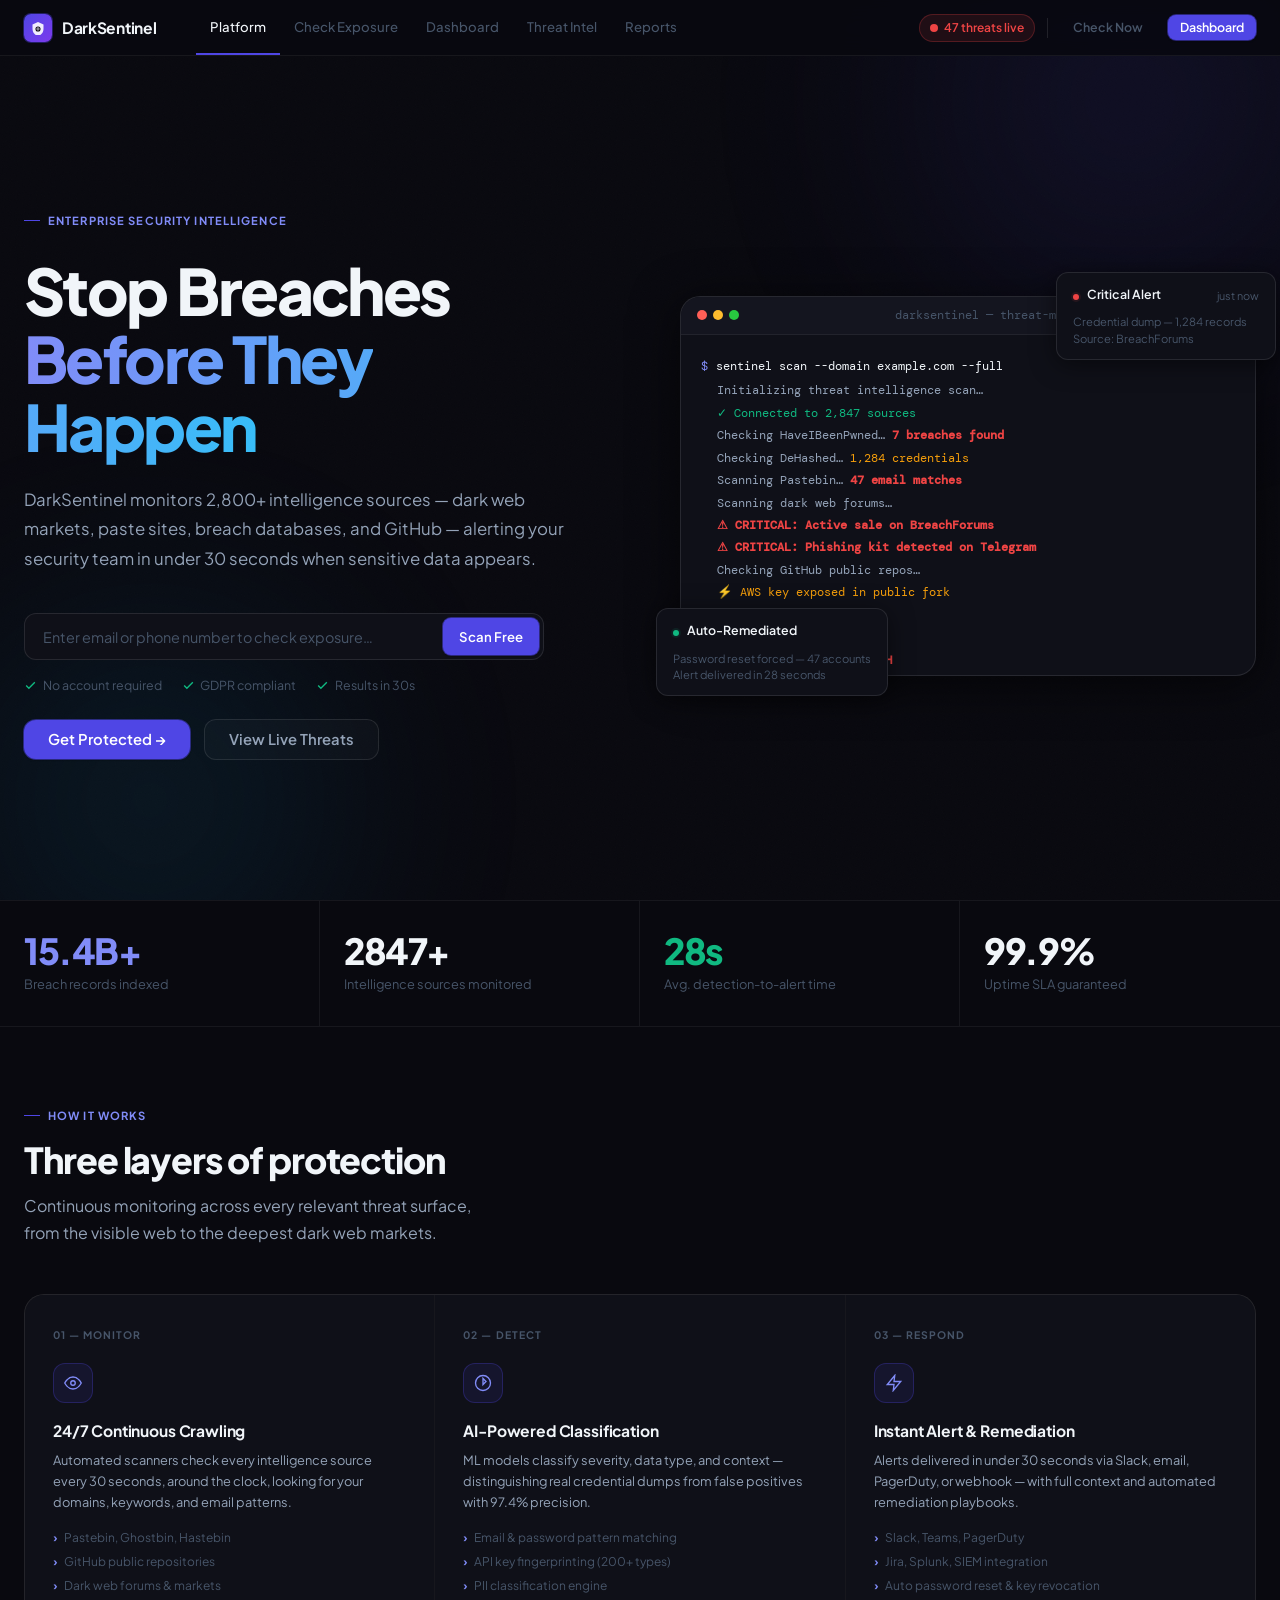
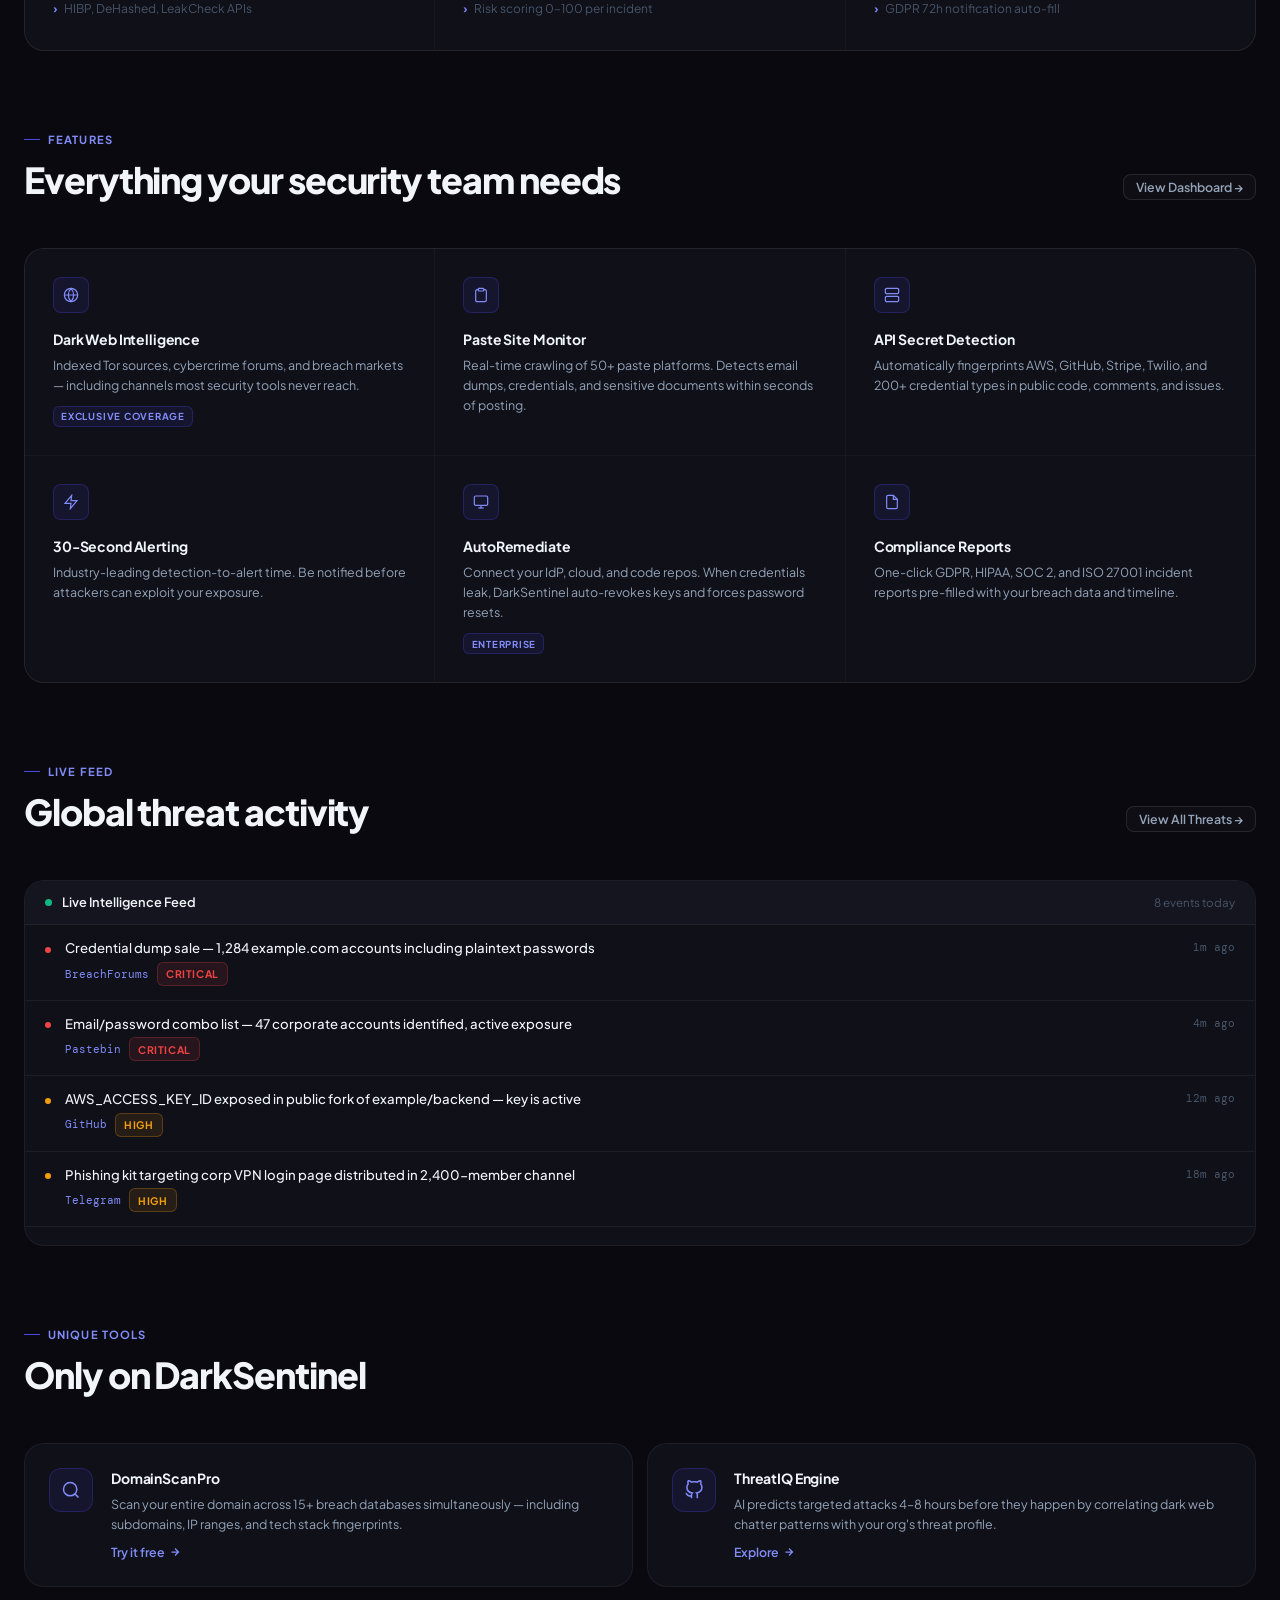
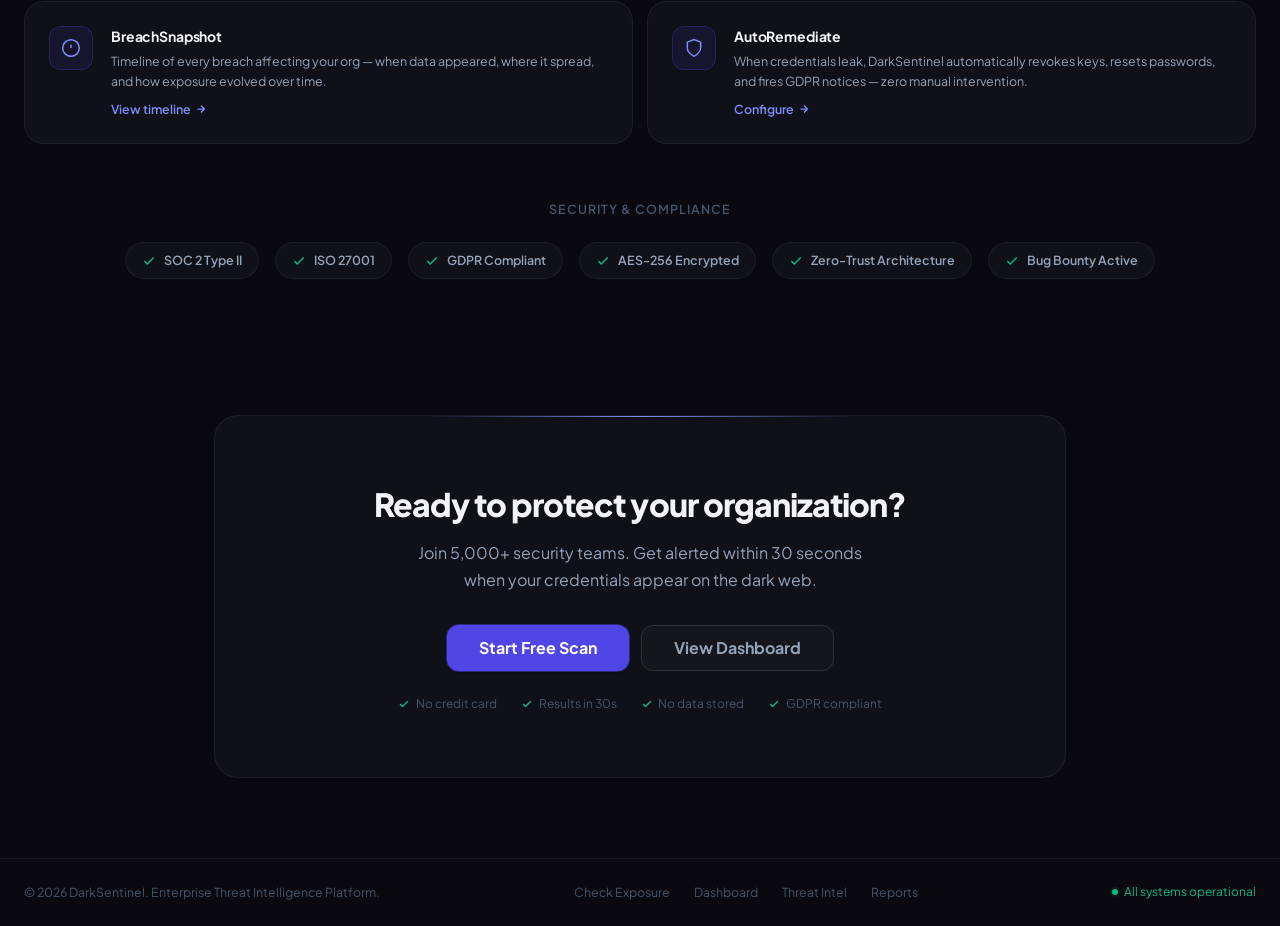
<file: index.html>
<!DOCTYPE html>
<html lang="en">
<head>
  <meta charset="UTF-8" /><meta name="viewport" content="width=device-width, initial-scale=1.0" />
  <title>DarkSentinel — Credential Leak & Dark Web Monitoring Platform</title>
  <meta name="description" content="Enterprise-grade dark web monitoring and credential leak alert system. Detect exposure across paste sites, breach databases, and dark web markets in real time." />
  <link rel="stylesheet" href="styles.css" />
  <style>
    /* ── Landing-only styles ── */

    /* Hero */
    .hero-section {
      min-height: calc(100vh - 56px);
      display: flex; flex-direction: column; justify-content: center;
      padding: 5rem 0 4rem; position: relative; z-index: 1;
    }
    .hero-eyebrow { margin-bottom: 1.75rem; }
    .hero-h1 {
      font-size: clamp(2.8rem, 5vw, 4.25rem);
      font-weight: 800; letter-spacing: -0.04em; line-height: 1.06;
      margin-bottom: 1.5rem;
    }
    .hero-h1 .gradient-text {
      background: linear-gradient(90deg, #818cf8, #38bdf8);
      -webkit-background-clip: text; -webkit-text-fill-color: transparent; background-clip: text;
    }
    .hero-sub {
      font-size: 1.05rem; color: var(--tx-2); line-height: 1.75;
      max-width: 560px; margin-bottom: 2.5rem;
    }
    .hero-actions { display: flex; align-items: center; gap: 0.875rem; flex-wrap: wrap; }
    .hero-scan-wrap {
      display: flex; gap: 0; background: var(--bg-raised); border: 1px solid var(--border-md);
      border-radius: var(--r-md); padding: 4px; margin-bottom: 1rem;
      max-width: 520px; transition: border-color var(--t);
    }
    .hero-scan-wrap:focus-within { border-color: var(--indigo); box-shadow: 0 0 0 3px rgba(79,70,229,0.1); }
    .hero-scan-wrap input {
      flex: 1; background: none; border: none; outline: none; color: var(--tx-1);
      font-size: 0.9rem; font-family: var(--font); padding: 0.6rem 0.875rem;
    }
    .hero-scan-wrap input::placeholder { color: var(--tx-3); }
    .hero-trust { display: flex; align-items: center; gap: 1.25rem; flex-wrap: wrap; }
    .hero-trust-item { display: flex; align-items: center; gap: 0.35rem; font-size: 0.775rem; color: var(--tx-3); }
    .hero-trust-item svg { width: 13px; height: 13px; color: var(--emerald); }

    /* Hero right — terminal window */
    .hero-visual { position: relative; }
    .terminal-window {
      background: var(--bg-raised); border: 1px solid var(--border-md);
      border-radius: var(--r-xl); overflow: hidden; box-shadow: var(--shadow-lg);
    }
    .term-bar {
      background: var(--bg-overlay); border-bottom: 1px solid var(--border);
      padding: 0.625rem 1rem; display: flex; align-items: center; gap: 0.875rem;
    }
    .term-dots { display: flex; gap: 6px; }
    .term-dot { width: 10px; height: 10px; border-radius: 50%; }
    .td-red { background: #ff5f57; } .td-amber { background: #febc2e; } .td-green { background: #28c840; }
    .term-title { font-size: 0.72rem; color: var(--tx-3); font-family: var(--mono); margin: 0 auto; }
    .term-body { padding: 1.25rem; font-family: var(--mono); font-size: 0.78rem; line-height: 1.8; max-height: 340px; overflow-y: auto; }
    .term-line { display: flex; gap: 0.5rem; margin-bottom: 0.1rem; }
    .term-prompt { color: var(--indigo-lt); flex-shrink: 0; }
    .term-cmd { color: var(--tx-1); }
    .term-output { color: var(--tx-2); padding-left: 1rem; }
    .term-ok    { color: var(--emerald); }
    .term-warn  { color: var(--amber); }
    .term-crit  { color: var(--red); font-weight: 600; }
    .term-cursor { display: inline-block; width: 7px; height: 14px; background: var(--indigo-lt); animation: cursorBlink 1.2s steps(1) infinite; vertical-align: text-bottom; }
    @keyframes cursorBlink { 0%,100%{opacity:1;} 50%{opacity:0;} }

    /* Floating alert card */
    .float-card {
      position: absolute; background: var(--bg-raised); border: 1px solid var(--border-md);
      border-radius: var(--r-md); padding: 0.75rem 1rem; box-shadow: var(--shadow);
      min-width: 220px; animation: floatUpDown 4s ease-in-out infinite;
    }
    .float-card-1 { top: -24px; right: -20px; animation-delay: 0s; }
    .float-card-2 { bottom: -20px; left: -24px; animation-delay: -2s; }
    @keyframes floatUpDown { 0%,100%{transform:translateY(0);} 50%{transform:translateY(-8px);} }
    .fc-title { font-size: 0.775rem; font-weight: 600; margin-bottom: 0.3rem; }
    .fc-sub   { font-size: 0.7rem; color: var(--tx-3); }
    .fc-dot   { width: 7px; height: 7px; border-radius: 50; background: var(--red); }

    /* Hero Grid */
    .hero-grid { display: grid; grid-template-columns: 1fr 1fr; gap: 5rem; align-items: center; }

    /* ── Stats section ── */
    .stats-section { position: relative; z-index: 1; border-top: 1px solid var(--border); border-bottom: 1px solid var(--border); }
    .stats-inner { display: grid; grid-template-columns: repeat(4,1fr); }
    .stat-block { padding: 2rem 1.5rem; border-right: 1px solid var(--border); }
    .stat-block:last-child { border-right: none; }
    .sb-val  { font-size: 2.25rem; font-weight: 800; letter-spacing: -0.04em; line-height: 1; margin-bottom: 0.35rem; }
    .sb-desc { font-size: 0.8rem; color: var(--tx-3); }

    /* ── How it works ── */
    .hiw-grid { display: grid; grid-template-columns: repeat(3,1fr); gap: 1px; background: var(--border); border: 1px solid var(--border); border-radius: var(--r-xl); overflow: hidden; }
    .hiw-cell {
      background: var(--bg-raised); padding: 2rem 1.75rem;
      transition: background var(--t);
    }
    .hiw-cell:hover { background: var(--bg-overlay); }
    .hiw-step { font-size: 0.65rem; font-weight: 700; text-transform: uppercase; letter-spacing: 0.1em; color: var(--tx-3); margin-bottom: 1.25rem; }
    .hiw-icon-wrap{
      width: 40px; height: 40px; border-radius: var(--r-md);
      background: var(--indigo-bg); border: 1px solid var(--indigo-bd);
      display: flex; align-items: center; justify-content: center; margin-bottom: 1rem;
    }
    .hiw-icon-wrap svg { width: 18px; height: 18px; color: var(--indigo-lt); }
    .hiw-h { font-size: 0.975rem; font-weight: 700; letter-spacing: -0.01em; margin-bottom: 0.5rem; }
    .hiw-p { font-size: 0.8rem; color: var(--tx-2); line-height: 1.65; }
    .hiw-sources { margin-top: 1rem; display: flex; flex-direction: column; gap: 0.35rem; }
    .hiw-src { font-size: 0.75rem; color: var(--tx-3); display: flex; align-items: center; gap: 0.375rem; }
    .hiw-src::before { content: '›'; color: var(--indigo-lt); font-weight: 700; }

    /* ── Features grid ── */
    .features-grid {
      display: grid; gap: 1px; background: var(--border);
      grid-template-columns: repeat(3,1fr);
      border: 1px solid var(--border); border-radius: var(--r-xl); overflow: hidden;
    }
    .feat-cell {
      background: var(--bg-raised); padding: 1.75rem;
      transition: background var(--t);
    }
    .feat-cell:hover { background: var(--bg-overlay); }
    .feat-icon { width: 36px; height: 36px; border-radius: var(--r); background: var(--indigo-bg); border: 1px solid var(--indigo-bd); display: flex; align-items: center; justify-content: center; margin-bottom: 1rem; }
    .feat-icon svg { width: 16px; height: 16px; color: var(--indigo-lt); }
    .feat-h { font-size: 0.875rem; font-weight: 700; margin-bottom: 0.375rem; letter-spacing: -0.01em; }
    .feat-p { font-size: 0.78rem; color: var(--tx-2); line-height: 1.6; }
    .feat-badge { display: inline-block; margin-top: 0.625rem; font-size: 0.6rem; font-weight: 700; text-transform: uppercase; letter-spacing: 0.08em; color: var(--indigo-lt); background: var(--indigo-bg); border: 1px solid var(--indigo-bd); padding: 0.15rem 0.45rem; border-radius: var(--r-sm); }

    /* ── Live Feed ── */
    .feed-window {
      background: var(--bg-raised); border: 1px solid var(--border);
      border-radius: var(--r-xl); overflow: hidden;
    }
    .feed-topbar {
      background: var(--bg-overlay); border-bottom: 1px solid var(--border);
      padding: 0.75rem 1.25rem; display: flex; align-items: center; justify-content: space-between;
    }
    .feed-topbar-left { display: flex; align-items: center; gap: 0.625rem; }
    .live-dot { width: 7px; height: 7px; border-radius: 50%; background: var(--emerald); animation: dotPulse 2s infinite; }

    /* ── Tool cards ── */
    .tools-grid { display: grid; grid-template-columns: repeat(2,1fr); gap: 0.875rem; }
    .tool-card {
      background: var(--bg-raised); border: 1px solid var(--border);
      border-radius: var(--r-xl); padding: 1.5rem; cursor: pointer;
      transition: all var(--t); display: flex; gap: 1.125rem; align-items: flex-start;
    }
    .tool-card:hover { border-color: var(--indigo-bd); background: var(--bg-overlay); }
    .tool-icon { width: 44px; height: 44px; border-radius: var(--r-md); background: var(--indigo-bg); border: 1px solid var(--indigo-bd); display: flex; align-items: center; justify-content: center; flex-shrink: 0; }
    .tool-icon svg { width: 20px; height: 20px; color: var(--indigo-lt); }
    .tool-h { font-size: 0.875rem; font-weight: 700; margin-bottom: 0.35rem; letter-spacing: -0.01em; }
    .tool-p { font-size: 0.78rem; color: var(--tx-2); line-height: 1.6; margin-bottom: 0.5rem; }
    .tool-link { font-size: 0.775rem; font-weight: 600; color: var(--indigo-lt); display: flex; align-items: center; gap: 0.25rem; }
    .tool-link svg { width: 12px; height: 12px; }

    /* ── Trust section (certs) ── */
    .certs-strip { display: flex; gap: 1rem; flex-wrap: wrap; justify-content: center; }
    .cert-pill {
      display: flex; align-items: center; gap: 0.5rem;
      background: var(--bg-raised); border: 1px solid var(--border);
      border-radius: var(--r-full); padding: 0.5rem 1rem;
      font-size: 0.78rem; font-weight: 600; color: var(--tx-2);
      transition: border-color var(--t);
    }
    .cert-pill:hover { border-color: var(--border-md); }
    .cert-pill svg { width: 14px; height: 14px; color: var(--emerald); }

    /* ── CTA ── */
    .cta-section { position: relative; z-index: 1; }
    .cta-card {
      background: var(--bg-raised); border: 1px solid var(--border);
      border-radius: var(--r-2xl); padding: 4rem; text-align: center;
      position: relative; overflow: hidden;
    }
    .cta-card::before {
      content: ''; position: absolute; top: 0; left: 50%; transform: translateX(-50%);
      width: 50%; height: 1px; background: linear-gradient(90deg, transparent, var(--indigo-lt), transparent);
    }
    .cta-h2 { font-size: 2rem; font-weight: 800; letter-spacing: -0.03em; margin-bottom: 0.75rem; }
    .cta-p { color: var(--tx-2); max-width: 460px; margin: 0 auto 2rem; line-height: 1.65; }
    .cta-btns { display: flex; gap: 0.75rem; justify-content: center; flex-wrap: wrap; }
    .cta-trust { display: flex; gap: 1.5rem; justify-content: center; margin-top: 1.5rem; flex-wrap: wrap; }
    .cta-trust span { font-size: 0.75rem; color: var(--tx-3); display: flex; align-items: center; gap: 0.35rem; }
    .cta-trust svg { width: 12px; height: 12px; color: var(--emerald); }

    /* ── Section spacing ── */
    .section { padding: 5rem 0; position: relative; z-index: 1; }
    .section-sm { padding: 3.5rem 0; position: relative; z-index: 1; }
    .section-hd { margin-bottom: 3rem; }
    .section-hd-row { display: flex; justify-content: space-between; align-items: flex-end; margin-bottom: 3rem; }

    @media (max-width: 900px) {
      .hero-grid { grid-template-columns: 1fr; }
      .hero-visual { display: none; }
      .stats-inner { grid-template-columns: repeat(2,1fr); }
      .stat-block:nth-child(2) { border-right: none; }
      .hiw-grid { grid-template-columns: 1fr; }
      .features-grid { grid-template-columns: 1fr; }
      .tools-grid { grid-template-columns: 1fr; }
    }
    @media (max-width: 640px) {
      .stats-inner { grid-template-columns: 1fr 1fr; }
      .hero-h1 { font-size: 2.4rem; }
      .cta-card { padding: 2.5rem 1.5rem; }
    }
  </style>
</head>
<body>
  <div class="ambient"><div class="amb-blob amb-1"></div><div class="amb-blob amb-2"></div></div>

  <!-- Top Nav -->
  <nav class="topnav">
    <div class="topnav-inner">
      <a href="index.html" class="nav-logo">
        <div class="nav-logo-icon">
          <svg viewBox="0 0 14 14" fill="none">
            <path d="M7 1L1.5 3.5v4.5c0 3.3 2.3 6.3 5.5 7 3.2-.7 5.5-3.7 5.5-7V3.5L7 1z" fill="white" opacity="0.9"/>
            <circle cx="7" cy="8" r="2" fill="none" stroke="#09090f" stroke-width="1.1"/>
            <circle cx="7" cy="8" r="0.8" fill="#09090f"/>
          </svg>
        </div>
        <span class="nav-logo-text">DarkSentinel</span>
      </a>
      <div class="nav-links">
        <a href="index.html" class="nav-link active">Platform</a>
        <a href="check.html" class="nav-link">Check Exposure</a>
        <a href="dashboard.html" class="nav-link">Dashboard</a>
        <a href="threat-intel.html" class="nav-link">Threat Intel</a>
        <a href="reports.html" class="nav-link">Reports</a>
      </div>
      <div class="nav-right">
        <div class="nav-badge">
          <svg width="8" height="8" viewBox="0 0 8 8"><circle cx="4" cy="4" r="4" fill="currentColor"/></svg>
          47 threats live
        </div>
        <div class="nav-divider"></div>
        <a href="check.html" class="btn btn-ghost btn-sm">Check Now</a>
        <a href="dashboard.html" class="btn btn-primary btn-sm">Dashboard</a>
      </div>
    </div>
  </nav>

  <div class="page">

    <!-- Hero -->
    <section class="hero-section">
      <div class="container">
        <div class="hero-grid">
          <!-- Left -->
          <div class="reveal">
            <div class="hero-eyebrow">
              <span class="eyebrow">Enterprise Security Intelligence</span>
            </div>
            <h1 class="hero-h1">
              Stop Breaches<br>
              <span class="gradient-text">Before They Happen</span>
            </h1>
            <p class="hero-sub">
              DarkSentinel monitors 2,800+ intelligence sources — dark web markets, paste sites, breach databases, and GitHub — alerting your security team in under 30 seconds when sensitive data appears.
            </p>
            <div class="hero-scan-wrap">
              <input type="text" id="heroInput" placeholder="Enter email or phone number to check exposure…" />
              <button class="btn btn-primary" onclick="heroScan()">Scan Free</button>
            </div>
            <div class="hero-trust">
              <span class="hero-trust-item">
                <svg viewBox="0 0 24 24" fill="none" stroke="currentColor" stroke-width="2.5"><path d="M20 6L9 17l-5-5"/></svg>
                No account required
              </span>
              <span class="hero-trust-item">
                <svg viewBox="0 0 24 24" fill="none" stroke="currentColor" stroke-width="2.5"><path d="M20 6L9 17l-5-5"/></svg>
                GDPR compliant
              </span>
              <span class="hero-trust-item">
                <svg viewBox="0 0 24 24" fill="none" stroke="currentColor" stroke-width="2.5"><path d="M20 6L9 17l-5-5"/></svg>
                Results in 30s
              </span>
            </div>
            <div class="hero-actions mt-6">
              <a href="dashboard.html" class="btn btn-primary btn-lg">Get Protected →</a>
              <a href="threat-intel.html" class="btn btn-secondary btn-lg">View Live Threats</a>
            </div>
          </div>
          <!-- Right — Terminal -->
          <div class="hero-visual reveal-2" style="position:relative">
            <div class="float-card float-card-1">
              <div style="display:flex;align-items:center;gap:0.5rem;margin-bottom:0.3rem">
                <div class="dot dot-red dot-pulse"></div>
                <span class="fc-title">Critical Alert</span>
                <span style="margin-left:auto;font-size:0.68rem;color:var(--tx-3)">just now</span>
              </div>
              <div class="fc-sub">Credential dump — 1,284 records<br>Source: BreachForums</div>
            </div>
            <div class="terminal-window">
              <div class="term-bar">
                <div class="term-dots">
                  <div class="term-dot td-red"></div>
                  <div class="term-dot td-amber"></div>
                  <div class="term-dot td-green"></div>
                </div>
                <span class="term-title">darksentinel — threat-monitor</span>
              </div>
              <div class="term-body" id="termBody">
                <div class="term-line"><span class="term-prompt">$</span><span class="term-cmd">sentinel scan --domain example.com --full</span></div>
                <div class="term-output">Initializing threat intelligence scan…</div>
                <div class="term-output term-ok">✓ Connected to 2,847 sources</div>
                <div class="term-output">Checking HaveIBeenPwned… <span class="term-crit">7 breaches found</span></div>
                <div class="term-output">Checking DeHashed… <span class="term-warn">1,284 credentials</span></div>
                <div class="term-output">Scanning Pastebin… <span class="term-crit">47 email matches</span></div>
                <div class="term-output">Scanning dark web forums…</div>
                <div class="term-output term-crit">⚠ CRITICAL: Active sale on BreachForums</div>
                <div class="term-output term-crit">⚠ CRITICAL: Phishing kit detected on Telegram</div>
                <div class="term-output">Checking GitHub public repos…</div>
                <div class="term-output term-warn">⚡ AWS key exposed in public fork</div>
                <div class="term-output">Calculating risk score…</div>
                <div class="term-output"><br></div>
                <div class="term-output">Risk Score: <span class="term-crit">72/100 — HIGH</span></div>
                <div class="term-output term-ok">✓ Alerts dispatched to Slack + PagerDuty</div>
                <div class="term-output term-ok">✓ GDPR notification form auto-generated</div>
                <div class="term-line"><span class="term-prompt">$</span><span class="term-cursor"></span></div>
              </div>
            </div>
            <div class="float-card float-card-2">
              <div style="display:flex;align-items:center;gap:0.5rem;margin-bottom:0.3rem">
                <div class="dot dot-emerald"></div>
                <span class="fc-title">Auto-Remediated</span>
              </div>
              <div class="fc-sub">Password reset forced — 47 accounts<br>Alert delivered in 28 seconds</div>
            </div>
          </div>
        </div>
      </div>
    </section>

    <!-- Stats -->
    <div class="stats-section">
      <div class="container" style="padding:0">
        <div class="stats-inner">
          <div class="stat-block">
            <div class="sb-val col-indigo" id="sv1">0</div>
            <div class="sb-desc">Breach records indexed</div>
          </div>
          <div class="stat-block">
            <div class="sb-val" id="sv2">0</div>
            <div class="sb-desc">Intelligence sources monitored</div>
          </div>
          <div class="stat-block">
            <div class="sb-val col-emerald" id="sv3">0</div>
            <div class="sb-desc">Avg. detection-to-alert time</div>
          </div>
          <div class="stat-block">
            <div class="sb-val" id="sv4">0</div>
            <div class="sb-desc">Uptime SLA guaranteed</div>
          </div>
        </div>
      </div>
    </div>

    <!-- How it Works -->
    <section class="section">
      <div class="container">
        <div class="section-hd">
          <div class="eyebrow" style="margin-bottom:1rem">How it works</div>
          <div class="section-h2" style="margin-bottom:0.75rem">Three layers of protection</div>
          <p class="section-p">Continuous monitoring across every relevant threat surface, from the visible web to the deepest dark web markets.</p>
        </div>
        <div class="hiw-grid">
          <div class="hiw-cell">
            <div class="hiw-step">01 — Monitor</div>
            <div class="hiw-icon-wrap">
              <svg viewBox="0 0 24 24" fill="none" stroke="currentColor" stroke-width="1.8"><path d="M1 12s4-8 11-8 11 8 11 8-4 8-11 8-11-8-11-8z"/><circle cx="12" cy="12" r="3"/></svg>
            </div>
            <div class="hiw-h">24/7 Continuous Crawling</div>
            <p class="hiw-p">Automated scanners check every intelligence source every 30 seconds, around the clock, looking for your domains, keywords, and email patterns.</p>
            <div class="hiw-sources">
              <span class="hiw-src">Pastebin, Ghostbin, Hastebin</span>
              <span class="hiw-src">GitHub public repositories</span>
              <span class="hiw-src">Dark web forums & markets</span>
              <span class="hiw-src">HIBP, DeHashed, LeakCheck APIs</span>
            </div>
          </div>
          <div class="hiw-cell">
            <div class="hiw-step">02 — Detect</div>
            <div class="hiw-icon-wrap">
              <svg viewBox="0 0 24 24" fill="none" stroke="currentColor" stroke-width="1.8"><circle cx="12" cy="12" r="10"/><polygon points="12 6 12 14 16 10"/></svg>
            </div>
            <div class="hiw-h">AI-Powered Classification</div>
            <p class="hiw-p">ML models classify severity, data type, and context — distinguishing real credential dumps from false positives with 97.4% precision.</p>
            <div class="hiw-sources">
              <span class="hiw-src">Email & password pattern matching</span>
              <span class="hiw-src">API key fingerprinting (200+ types)</span>
              <span class="hiw-src">PII classification engine</span>
              <span class="hiw-src">Risk scoring 0–100 per incident</span>
            </div>
          </div>
          <div class="hiw-cell">
            <div class="hiw-step">03 — Respond</div>
            <div class="hiw-icon-wrap">
              <svg viewBox="0 0 24 24" fill="none" stroke="currentColor" stroke-width="1.8"><path d="M13 2L3 14h9l-1 8 10-12h-9l1-8z"/></svg>
            </div>
            <div class="hiw-h">Instant Alert & Remediation</div>
            <p class="hiw-p">Alerts delivered in under 30 seconds via Slack, email, PagerDuty, or webhook — with full context and automated remediation playbooks.</p>
            <div class="hiw-sources">
              <span class="hiw-src">Slack, Teams, PagerDuty</span>
              <span class="hiw-src">Jira, Splunk, SIEM integration</span>
              <span class="hiw-src">Auto password reset & key revocation</span>
              <span class="hiw-src">GDPR 72h notification auto-fill</span>
            </div>
          </div>
        </div>
      </div>
    </section>

    <!-- Features -->
    <section class="section" style="padding-top:0">
      <div class="container">
        <div class="section-hd-row">
          <div>
            <div class="eyebrow" style="margin-bottom:0.75rem">Features</div>
            <div class="section-h2">Everything your security team needs</div>
          </div>
          <a href="dashboard.html" class="btn btn-secondary btn-sm">View Dashboard →</a>
        </div>
        <div class="features-grid">
          <div class="feat-cell">
            <div class="feat-icon"><svg viewBox="0 0 24 24" fill="none" stroke="currentColor" stroke-width="1.8"><circle cx="12" cy="12" r="10"/><line x1="2" y1="12" x2="22" y2="12"/><path d="M12 2a15.3 15.3 0 0 1 4 10 15.3 15.3 0 0 1-4 10 15.3 15.3 0 0 1-4-10 15.3 15.3 0 0 1 4-10z"/></svg></div>
            <div class="feat-h">Dark Web Intelligence</div>
            <p class="feat-p">Indexed Tor sources, cybercrime forums, and breach markets — including channels most security tools never reach.</p>
            <span class="feat-badge">Exclusive Coverage</span>
          </div>
          <div class="feat-cell">
            <div class="feat-icon"><svg viewBox="0 0 24 24" fill="none" stroke="currentColor" stroke-width="1.8"><rect x="8" y="2" width="8" height="4" rx="1"/><path d="M16 4h2a2 2 0 0 1 2 2v14a2 2 0 0 1-2 2H6a2 2 0 0 1-2-2V6a2 2 0 0 1 2-2h2"/></svg></div>
            <div class="feat-h">Paste Site Monitor</div>
            <p class="feat-p">Real-time crawling of 50+ paste platforms. Detects email dumps, credentials, and sensitive documents within seconds of posting.</p>
          </div>
          <div class="feat-cell">
            <div class="feat-icon"><svg viewBox="0 0 24 24" fill="none" stroke="currentColor" stroke-width="1.8"><rect x="2" y="2" width="20" height="8" rx="2"/><rect x="2" y="14" width="20" height="8" rx="2"/><line x1="6" y1="6" x2="6" y2="6"/><line x1="6" y1="18" x2="6" y2="18"/></svg></div>
            <div class="feat-h">API Secret Detection</div>
            <p class="feat-p">Automatically fingerprints AWS, GitHub, Stripe, Twilio, and 200+ credential types in public code, comments, and issues.</p>
          </div>
          <div class="feat-cell">
            <div class="feat-icon"><svg viewBox="0 0 24 24" fill="none" stroke="currentColor" stroke-width="1.8"><polygon points="13 2 3 14 12 14 11 22 21 10 12 10 13 2"/></svg></div>
            <div class="feat-h">30-Second Alerting</div>
            <p class="feat-p">Industry-leading detection-to-alert time. Be notified before attackers can exploit your exposure.</p>
          </div>
          <div class="feat-cell">
            <div class="feat-icon"><svg viewBox="0 0 24 24" fill="none" stroke="currentColor" stroke-width="1.8"><rect x="2" y="3" width="20" height="14" rx="2"/><line x1="8" y1="21" x2="16" y2="21"/><line x1="12" y1="17" x2="12" y2="21"/></svg></div>
            <div class="feat-h">AutoRemediate</div>
            <p class="feat-p">Connect your IdP, cloud, and code repos. When credentials leak, DarkSentinel auto-revokes keys and forces password resets.</p>
            <span class="feat-badge">Enterprise</span>
          </div>
          <div class="feat-cell">
            <div class="feat-icon"><svg viewBox="0 0 24 24" fill="none" stroke="currentColor" stroke-width="1.8"><path d="M14 2H6a2 2 0 0 0-2 2v16a2 2 0 0 0 2 2h12a2 2 0 0 0 2-2V8z"/><polyline points="14 2 14 8 20 8"/></svg></div>
            <div class="feat-h">Compliance Reports</div>
            <p class="feat-p">One-click GDPR, HIPAA, SOC 2, and ISO 27001 incident reports pre-filled with your breach data and timeline.</p>
          </div>
        </div>
      </div>
    </section>

    <!-- Live Feed -->
    <section class="section" style="padding-top:0">
      <div class="container">
        <div class="section-hd-row">
          <div>
            <div class="eyebrow" style="margin-bottom:0.75rem">Live Feed</div>
            <div class="section-h2">Global threat activity</div>
          </div>
          <a href="threat-intel.html" class="btn btn-secondary btn-sm">View All Threats →</a>
        </div>
        <div class="feed-window">
          <div class="feed-topbar">
            <div class="feed-topbar-left">
              <div class="live-dot"></div>
              <span style="font-size:0.8rem;font-weight:600">Live Intelligence Feed</span>
            </div>
            <span style="font-size:0.72rem;color:var(--tx-3)" id="feedCount"></span>
          </div>
          <div id="landingFeed" style="max-height:320px;overflow-y:auto"></div>
        </div>
      </div>
    </section>

    <!-- Unique Tools -->
    <section class="section-sm" style="padding-top:0">
      <div class="container">
        <div class="section-hd-row">
          <div>
            <div class="eyebrow" style="margin-bottom:0.75rem">Unique Tools</div>
            <div class="section-h2">Only on DarkSentinel</div>
          </div>
        </div>
        <div class="tools-grid">
          <div class="tool-card" onclick="location.href='check.html'">
            <div class="tool-icon">
              <svg viewBox="0 0 24 24" fill="none" stroke="currentColor" stroke-width="1.8"><circle cx="11" cy="11" r="8"/><path d="m21 21-4.35-4.35"/></svg>
            </div>
            <div>
              <div class="tool-h">DomainScan Pro</div>
              <p class="tool-p">Scan your entire domain across 15+ breach databases simultaneously — including subdomains, IP ranges, and tech stack fingerprints.</p>
              <div class="tool-link">Try it free <svg viewBox="0 0 24 24" fill="none" stroke="currentColor" stroke-width="2.5"><path d="M5 12h14M12 5l7 7-7 7"/></svg></div>
            </div>
          </div>
          <div class="tool-card" onclick="location.href='threat-intel.html'">
            <div class="tool-icon">
              <svg viewBox="0 0 24 24" fill="none" stroke="currentColor" stroke-width="1.8"><path d="M9 19c-5 1.5-5-2.5-7-3m14 6v-3.87a3.37 3.37 0 0 0-.94-2.61c3.14-.35 6.44-1.54 6.44-7A5.44 5.44 0 0 0 20 4.77A5.07 5.07 0 0 0 19.91 1S18.73.65 16 2.48a13.38 13.38 0 0 0-7 0C6.27.65 5.09 1 5.09 1A5.07 5.07 0 0 0 5 4.77a5.44 5.44 0 0 0-1.5 3.78c0 5.42 3.3 6.61 6.44 7A3.37 3.37 0 0 0 9 18.13V22"/></svg>
            </div>
            <div>
              <div class="tool-h">ThreatIQ Engine</div>
              <p class="tool-p">AI predicts targeted attacks 4–8 hours before they happen by correlating dark web chatter patterns with your org's threat profile.</p>
              <div class="tool-link">Explore <svg viewBox="0 0 24 24" fill="none" stroke="currentColor" stroke-width="2.5"><path d="M5 12h14M12 5l7 7-7 7"/></svg></div>
            </div>
          </div>
          <div class="tool-card" onclick="location.href='threat-intel.html'">
            <div class="tool-icon">
              <svg viewBox="0 0 24 24" fill="none" stroke="currentColor" stroke-width="1.8"><circle cx="12" cy="12" r="10"/><line x1="12" y1="8" x2="12" y2="12"/><line x1="12" y1="16" x2="12.01" y2="16"/></svg>
            </div>
            <div>
              <div class="tool-h">BreachSnapshot</div>
              <p class="tool-p">Timeline of every breach affecting your org — when data appeared, where it spread, and how exposure evolved over time.</p>
              <div class="tool-link">View timeline <svg viewBox="0 0 24 24" fill="none" stroke="currentColor" stroke-width="2.5"><path d="M5 12h14M12 5l7 7-7 7"/></svg></div>
            </div>
          </div>
          <div class="tool-card" onclick="location.href='reports.html'">
            <div class="tool-icon">
              <svg viewBox="0 0 24 24" fill="none" stroke="currentColor" stroke-width="1.8"><path d="M12 22s8-4 8-10V5l-8-3-8 3v7c0 6 8 10 8 10z"/></svg>
            </div>
            <div>
              <div class="tool-h">AutoRemediate</div>
              <p class="tool-p">When credentials leak, DarkSentinel automatically revokes keys, resets passwords, and fires GDPR notices — zero manual intervention.</p>
              <div class="tool-link">Configure <svg viewBox="0 0 24 24" fill="none" stroke="currentColor" stroke-width="2.5"><path d="M5 12h14M12 5l7 7-7 7"/></svg></div>
            </div>
          </div>
        </div>
      </div>
    </section>

    <!-- Trust/Certs -->
    <section class="section-sm" style="padding-top:0">
      <div class="container" style="text-align:center">
        <p style="font-size:0.78rem;color:var(--tx-3);font-weight:600;text-transform:uppercase;letter-spacing:0.08em;margin-bottom:1.5rem">Security & Compliance</p>
        <div class="certs-strip">
          <div class="cert-pill"><svg viewBox="0 0 24 24" fill="none" stroke="currentColor" stroke-width="2.5"><path d="M20 6L9 17l-5-5"/></svg>SOC 2 Type II</div>
          <div class="cert-pill"><svg viewBox="0 0 24 24" fill="none" stroke="currentColor" stroke-width="2.5"><path d="M20 6L9 17l-5-5"/></svg>ISO 27001</div>
          <div class="cert-pill"><svg viewBox="0 0 24 24" fill="none" stroke="currentColor" stroke-width="2.5"><path d="M20 6L9 17l-5-5"/></svg>GDPR Compliant</div>
          <div class="cert-pill"><svg viewBox="0 0 24 24" fill="none" stroke="currentColor" stroke-width="2.5"><path d="M20 6L9 17l-5-5"/></svg>AES-256 Encrypted</div>
          <div class="cert-pill"><svg viewBox="0 0 24 24" fill="none" stroke="currentColor" stroke-width="2.5"><path d="M20 6L9 17l-5-5"/></svg>Zero-Trust Architecture</div>
          <div class="cert-pill"><svg viewBox="0 0 24 24" fill="none" stroke="currentColor" stroke-width="2.5"><path d="M20 6L9 17l-5-5"/></svg>Bug Bounty Active</div>
        </div>
      </div>
    </section>

    <!-- CTA -->
    <section class="section cta-section">
      <div class="container-sm">
        <div class="cta-card">
          <div class="cta-h2">Ready to protect your organization?</div>
          <p class="cta-p">Join 5,000+ security teams. Get alerted within 30 seconds when your credentials appear on the dark web.</p>
          <div class="cta-btns">
            <a href="check.html" class="btn btn-primary btn-xl">Start Free Scan</a>
            <a href="dashboard.html" class="btn btn-secondary btn-xl">View Dashboard</a>
          </div>
          <div class="cta-trust">
            <span><svg viewBox="0 0 24 24" fill="none" stroke="currentColor" stroke-width="2.5"><path d="M20 6L9 17l-5-5"/></svg>No credit card</span>
            <span><svg viewBox="0 0 24 24" fill="none" stroke="currentColor" stroke-width="2.5"><path d="M20 6L9 17l-5-5"/></svg>Results in 30s</span>
            <span><svg viewBox="0 0 24 24" fill="none" stroke="currentColor" stroke-width="2.5"><path d="M20 6L9 17l-5-5"/></svg>No data stored</span>
            <span><svg viewBox="0 0 24 24" fill="none" stroke="currentColor" stroke-width="2.5"><path d="M20 6L9 17l-5-5"/></svg>GDPR compliant</span>
          </div>
        </div>
      </div>
    </section>

    <!-- Footer -->
    <footer class="footer">
      <div class="container">
        <div class="footer-inner">
          <span>© 2026 DarkSentinel. Enterprise Threat Intelligence Platform.</span>
          <div class="footer-links">
            <a href="check.html">Check Exposure</a>
            <a href="dashboard.html">Dashboard</a>
            <a href="threat-intel.html">Threat Intel</a>
            <a href="reports.html">Reports</a>
          </div>
          <div class="footer-live">
            <div class="dot dot-emerald dot-pulse"></div>
            All systems operational
          </div>
        </div>
      </div>
    </footer>
  </div>

  <script>
    // Counter animation
    const cvs=[
      {id:'sv1',val:'15.4',suf:'B+',dec:true},{id:'sv2',val:'2847',suf:'+',dec:false},
      {id:'sv3',val:'28',suf:'s',dec:false},{id:'sv4',val:'99.9',suf:'%',dec:true}
    ];
    const obs=new IntersectionObserver(([e])=>{
      if(!e.isIntersecting) return; obs.disconnect();
      cvs.forEach(({id,val,suf,dec})=>{
        const el=document.getElementById(id);
        const t=parseFloat(val); const dur=1600; const st=performance.now();
        const tick=now=>{
          const p=Math.min((now-st)/dur,1); const ease=1-Math.pow(1-p,3);
          el.textContent=(dec?(t*ease).toFixed(1):Math.floor(t*ease))+suf;
          if(p<1) requestAnimationFrame(tick);
          else el.textContent=(dec?t.toFixed(1):t)+suf;
        }; requestAnimationFrame(tick);
      });
    });
    obs.observe(document.querySelector('.stats-section'));

    // Hero scan
    function heroScan(){
      const v=document.getElementById('heroInput').value.trim();
      if(!v){document.getElementById('heroInput').focus();return;}
      location.href='check.html?q='+encodeURIComponent(v);
    }
    document.getElementById('heroInput').addEventListener('keydown',e=>{ if(e.key==='Enter') heroScan(); });

    // Live feed
    const feeds=[
      {sev:'critical',src:'BreachForums',txt:'Credential dump sale — 1,284 example.com accounts including plaintext passwords',t:'1m ago'},
      {sev:'critical',src:'Pastebin',txt:'Email/password combo list — 47 corporate accounts identified, active exposure',t:'4m ago'},
      {sev:'high',src:'GitHub',txt:'AWS_ACCESS_KEY_ID exposed in public fork of example/backend — key is active',t:'12m ago'},
      {sev:'high',src:'Telegram',txt:'Phishing kit targeting corp VPN login page distributed in 2,400-member channel',t:'18m ago'},
      {sev:'high',src:'DeHashed',txt:'Domain match in ComboList #4471 — 389 credentials with bcrypt hashes',t:'25m ago'},
      {sev:'medium',src:'Ghostbin',txt:'Internal IP range and subdomain enumeration results found in public paste',t:'41m ago'},
      {sev:'medium',src:'XSS.is',txt:'Dark web forum discussion about example.com VPN infrastructure vulnerabilities',t:'1h ago'},
      {sev:'low',src:'HIBP',txt:'3 accounts found in 2018 MyFitnessPal breach — hashed, low active risk',t:'3h ago'},
    ];
    const ledMap={critical:'led-red',high:'led-amber',medium:'led-yellow',low:'led-emerald'};
    function renderFeed(items){
      const el=document.getElementById('landingFeed');
      const cnt=document.getElementById('feedCount');
      el.innerHTML=items.map(i=>`
        <div class="feed-row">
          <div class="feed-led ${ledMap[i.sev]}"></div>
          <div class="feed-body">
            <div class="feed-title">${i.txt}</div>
            <div class="feed-meta">
              <span class="feed-src">${i.src}</span>
              <span class="badge badge-${i.sev}">${i.sev}</span>
            </div>
          </div>
          <div class="feed-ts">${i.t}</div>
        </div>`).join('');
      if(cnt) cnt.textContent=`${items.length} events today`;
    }
    let lf=[...feeds];
    renderFeed(lf);
    const newFeeds=[
      {sev:'critical',src:'Pastebin',txt:'New paste detected — analyzing for domain matches…',t:'just now'},
      {sev:'high',src:'GitHub',txt:'New API key pattern detected in public repository',t:'just now'},
    ];
    let ni=0;
    setInterval(()=>{
      lf.unshift({...newFeeds[ni++%newFeeds.length],t:'just now'});
      if(lf.length>12) lf=lf.slice(0,12);
      renderFeed(lf);
    },7000);
  </script>
</body>
</html>
</file>
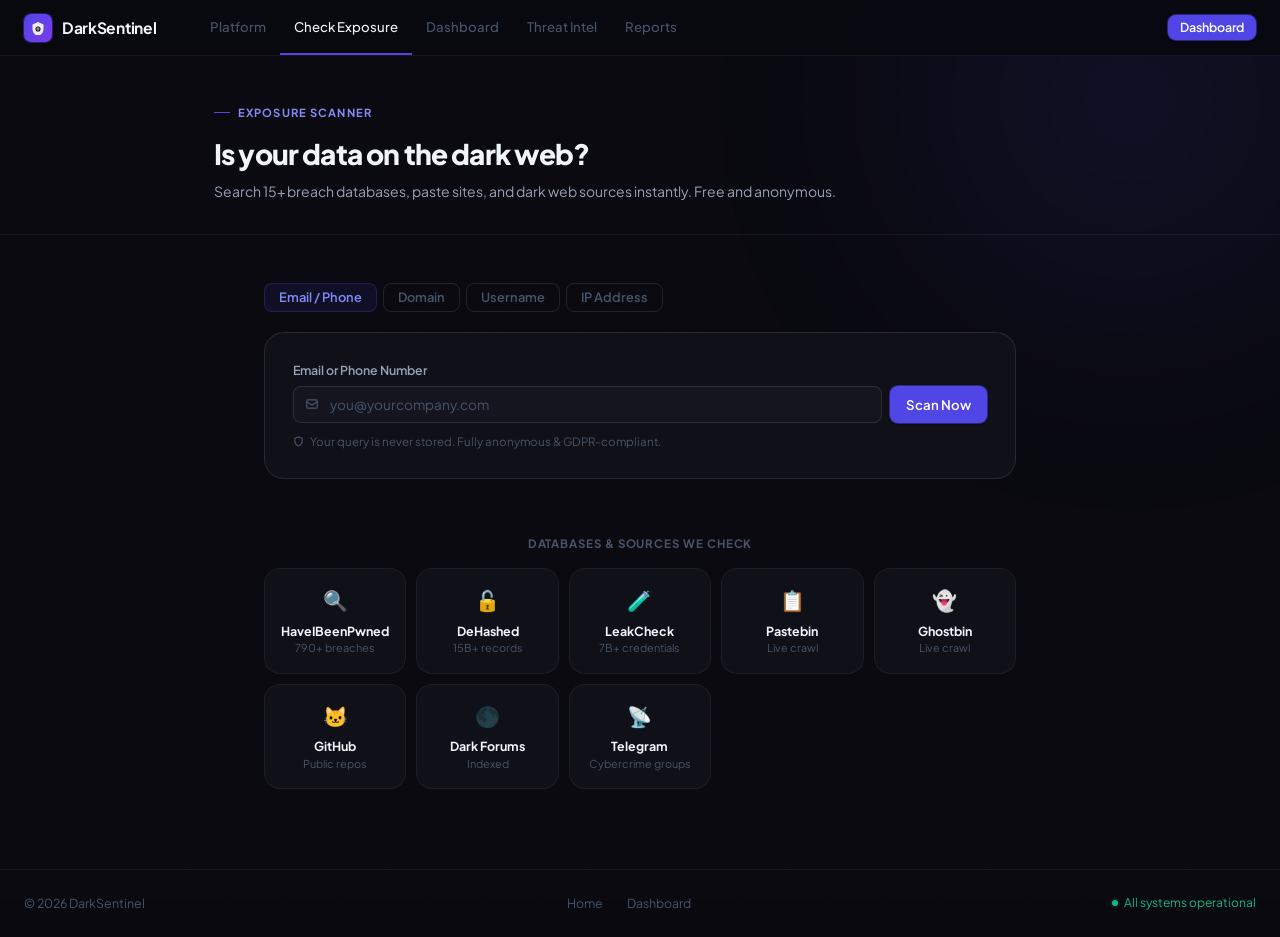
<file: check.html>
<!DOCTYPE html>
<html lang="en">
<head>
  <meta charset="UTF-8" /><meta name="viewport" content="width=device-width, initial-scale=1.0" />
  <title>Check Exposure — DarkSentinel</title>
  <meta name="description" content="Check if your email, domain, or credentials have been exposed in dark web dumps, paste sites, or breach databases." />
  <link rel="stylesheet" href="styles.css" />
  <style>
    .check-page   { position:relative;z-index:1;max-width:800px;margin:0 auto;padding:3rem 1.5rem 5rem; }
    /* Scan type tabs */
    .scan-types   { display:flex;gap:0.375rem;flex-wrap:wrap;margin-bottom:1.25rem; }
    .st-btn { font-size:0.8rem;font-weight:600;padding:0.35rem 0.875rem;border-radius:var(--r);border:1px solid var(--border-md);color:var(--tx-3);background:none;cursor:pointer;font-family:var(--font);transition:all var(--t); }
    .st-btn.active{background:var(--indigo-bg);border-color:var(--indigo-bd);color:var(--indigo-lt);}
    .st-btn:hover:not(.active){border-color:var(--border-lg);color:var(--tx-2);}
    /* Search area */
    .search-card  { background:var(--bg-raised);border:1px solid var(--border-md);border-radius:var(--r-xl);padding:1.75rem;margin-bottom:1.25rem; }
    .search-row   { display:flex;gap:0.5rem; }
    .search-row .form-input-icon { flex:1; }
    /* Radar */
    .scan-progress{background:var(--bg-raised);border:1px solid var(--border);border-radius:var(--r-xl);padding:3rem;text-align:center;display:none;}
    .scan-progress.show{display:block;}
    .radar-anim { width:64px;height:64px;position:relative;margin:0 auto 1.5rem;display:flex;align-items:center;justify-content:center; }
    .ra-ring { position:absolute;border-radius:50%;border:1px solid rgba(79,70,229,0.2); }
    .rr1{width:64px;height:64px;} .rr2{width:44px;height:44px;} .rr3{width:26px;height:26px;}
    .ra-sweep{position:absolute;width:32px;height:1px;background:linear-gradient(90deg,transparent,var(--indigo));transform-origin:left center;top:50%;left:50%;animation:raSpin 1.8s linear infinite;}
    @keyframes raSpin{from{transform:rotate(0)}to{transform:rotate(360deg)}}
    .ra-core{width:8px;height:8px;border-radius:50%;background:var(--indigo);box-shadow:0 0 8px var(--indigo);}
    .scan-lbl{font-size:0.825rem;font-weight:600;color:var(--tx-2);margin-bottom:0.625rem;font-family:var(--mono);}
    .scan-pct{font-size:0.72rem;color:var(--tx-3);font-family:var(--mono);margin-top:0.375rem;}
    /* Results */
    .result-banner{border-radius:var(--r-xl);padding:1.5rem;margin-bottom:1.25rem;display:flex;align-items:center;gap:1.25rem;flex-wrap:wrap;}
    .rb-pwned{background:var(--red-bg);border:1px solid var(--red-bd);}
    .rb-safe {background:var(--emerald-bg);border:1px solid var(--emerald-bd);}
    .rb-icon {font-size:2.5rem;flex-shrink:0;}
    .rb-main {flex:1;min-width:0;}
    .rb-h    {font-size:1.1rem;font-weight:700;margin-bottom:0.3rem;letter-spacing:-0.01em;}
    .rb-sub  {font-size:0.825rem;color:var(--tx-2);}
    .risk-badge{text-align:center;flex-shrink:0;}
    .rk-num{font-size:1.75rem;font-weight:800;letter-spacing:-0.03em;}
    .rk-lbl{font-size:0.62rem;text-transform:uppercase;letter-spacing:0.06em;color:var(--tx-3);}
    /* Breach cards */
    .breach-grid{ display:grid;grid-template-columns:repeat(auto-fill,minmax(260px,1fr));gap:0.875rem; }
    .breach-card{ background:var(--bg-raised);border:1px solid var(--border);border-radius:var(--r-lg);padding:1.125rem;transition:border-color var(--t); }
    .breach-card:hover{border-color:var(--border-md);}
    .bc-hd  {display:flex;align-items:center;gap:0.625rem;margin-bottom:0.625rem;}
    .bc-logo{width:34px;height:34px;border-radius:var(--r-sm);display:flex;align-items:center;justify-content:center;font-size:0.72rem;font-weight:800;flex-shrink:0;}
    .bc-name{font-size:0.875rem;font-weight:700;}
    .bc-date{font-size:0.7rem;color:var(--tx-3);}
    .bc-desc{font-size:0.78rem;color:var(--tx-2);line-height:1.55;margin-bottom:0.625rem;}
    .bc-types{display:flex;flex-wrap:wrap;gap:0.25rem;margin-bottom:0.5rem;}
    .dt-tag {font-size:0.62rem;padding:0.12rem 0.4rem;border-radius:var(--r-sm);background:var(--sky-bg);border:1px solid var(--sky-bd);color:var(--sky);}
    .bc-count{font-size:0.72rem;color:var(--tx-3);}
    /* Paste items */
    .paste-row{padding:0.875rem 0;border-bottom:1px solid var(--border);}
    .paste-row:last-child{border-bottom:none;}
    /* Actions */
    .action-item{display:flex;gap:1rem;padding:0.875rem;border-radius:var(--r-lg);border:1px solid var(--border);border-left:2px solid transparent;margin-bottom:0.625rem;transition:border-color var(--t);}
    .action-item:hover{border-color:var(--border-md);}
    .ai-critical{border-left-color:var(--red);}
    .ai-high    {border-left-color:var(--amber);}
    .ai-medium  {border-left-color:#eab308;}
    .ai-low     {border-left-color:var(--emerald);}
    .ai-icon{font-size:1.25rem;flex-shrink:0;}
    .ai-title{font-size:0.825rem;font-weight:700;margin-bottom:0.25rem;}
    .ai-desc {font-size:0.78rem;color:var(--tx-2);line-height:1.55;}
    /* Sources */
    .sources-grid{display:grid;grid-template-columns:repeat(auto-fill,minmax(140px,1fr));gap:0.625rem;}
    .src-card{background:var(--bg-raised);border:1px solid var(--border);border-radius:var(--r-lg);padding:1rem;text-align:center;transition:border-color var(--t);}
    .src-card:hover{border-color:var(--border-md);}
    .src-icon{font-size:1.25rem;margin-bottom:0.4rem;}
    .src-name-t{font-size:0.78rem;font-weight:700;}
    .src-cnt{font-size:0.68rem;color:var(--tx-3);}
    /* No results */
    .no-r{text-align:center;padding:2.5rem 1rem;color:var(--tx-3);font-size:0.85rem;}
    .no-r-title{display:block;font-size:1.25rem;margin-bottom:0.375rem;color:var(--emerald);}
  </style>
</head>
<body>
  <div class="ambient"><div class="amb-blob amb-1"></div></div>

  <nav class="topnav">
    <div class="topnav-inner">
      <a href="index.html" class="nav-logo">
        <div class="nav-logo-icon"><svg viewBox="0 0 14 14" fill="none"><path d="M7 1L1.5 3.5v4.5c0 3.3 2.3 6.3 5.5 7 3.2-.7 5.5-3.7 5.5-7V3.5L7 1z" fill="white" opacity="0.9"/><circle cx="7" cy="8" r="2" fill="none" stroke="#09090f" stroke-width="1.1"/><circle cx="7" cy="8" r="0.8" fill="#09090f"/></svg></div>
        <span class="nav-logo-text">DarkSentinel</span>
      </a>
      <div class="nav-links">
        <a href="index.html" class="nav-link">Platform</a>
        <a href="check.html" class="nav-link active">Check Exposure</a>
        <a href="dashboard.html" class="nav-link">Dashboard</a>
        <a href="threat-intel.html" class="nav-link">Threat Intel</a>
        <a href="reports.html" class="nav-link">Reports</a>
      </div>
      <div class="nav-right"><a href="dashboard.html" class="btn btn-primary btn-sm">Dashboard</a></div>
    </div>
  </nav>

  <div class="page">
    <div class="page-hero" style="position:relative;z-index:1;">
      <div class="container-sm">
        <div class="eyebrow" style="margin-bottom:0.75rem">Exposure Scanner</div>
        <h1 class="page-hero" style="border:none;padding:0;margin-bottom:0.375rem;font-size:1.75rem;font-weight:800;letter-spacing:-0.03em">Is your data on the dark web?</h1>
        <p style="font-size:0.875rem;color:var(--tx-2)">Search 15+ breach databases, paste sites, and dark web sources instantly. Free and anonymous.</p>
      </div>
    </div>

    <div class="check-page">
      <!-- Scan Type -->
      <div class="scan-types">
        <button class="st-btn active" onclick="switchType('email',this)">Email / Phone</button>
        <button class="st-btn" onclick="switchType('domain',this)">Domain</button>
        <button class="st-btn" onclick="switchType('username',this)">Username</button>
        <button class="st-btn" onclick="switchType('ip',this)">IP Address</button>
      </div>

      <!-- Search -->
      <div class="search-card">
        <label class="form-label" id="searchLabel">Email or Phone Number</label>
        <div class="search-row">
          <div class="form-input-icon" style="flex:1">
            <div class="icon"><svg viewBox="0 0 24 24" fill="none" stroke="currentColor" stroke-width="2"><path d="M3 8l7.89 5.26a2 2 0 002.22 0L21 8M5 19h14a2 2 0 002-2V7a2 2 0 00-2-2H5a2 2 0 00-2 2v10a2 2 0 002 2z"/></svg></div>
            <input class="form-input" type="email" id="scanInput" placeholder="you@yourcompany.com" />
          </div>
          <button class="btn btn-primary" onclick="runScan()">Scan Now</button>
        </div>
        <p style="font-size:0.72rem;color:var(--tx-3);display:flex;align-items:center;gap:0.35rem;margin-top:0.625rem">
          <svg width="11" height="11" viewBox="0 0 24 24" fill="none" stroke="currentColor" stroke-width="2.5"><path d="M12 22s8-4 8-10V5l-8-3-8 3v7c0 6 8 10 8 10z"/></svg>
          Your query is never stored. Fully anonymous & GDPR-compliant.
        </p>
      </div>

      <!-- Scanning Progress -->
      <div class="scan-progress" id="scanProgress">
        <div class="radar-anim">
          <div class="ra-ring rr1"></div><div class="ra-ring rr2"></div><div class="ra-ring rr3"></div>
          <div class="ra-sweep"></div><div class="ra-core"></div>
        </div>
        <div class="scan-lbl" id="scanLabel">Initializing scan…</div>
        <div class="progress" style="max-width:300px;margin:0 auto 0.375rem"><div class="progress-bar pb-indigo" id="scanFill" style="width:0%"></div></div>
        <div class="scan-pct" id="scanPct">0%</div>
      </div>

      <!-- Results -->
      <div id="resultsWrap" class="hidden">
        <div id="resultBanner"></div>
        <div class="tab-bar" id="resTabs" style="margin-top:1rem;margin-bottom:1rem">
          <button class="tab-item active" onclick="resTab('breaches',this)">Breaches</button>
          <button class="tab-item" onclick="resTab('pastes',this)">Paste Dumps</button>
          <button class="tab-item" onclick="resTab('darkweb',this)">Dark Web</button>
          <button class="tab-item" onclick="resTab('actions',this)">Recommended Actions</button>
        </div>
        <div id="breachesPane"><div class="breach-grid" id="breachGrid"></div></div>
        <div id="pastesPane" class="hidden"><div class="card" id="pastesCard" style="padding:0"></div></div>
        <div id="darkwebPane" class="hidden"><div class="card" id="dwCard" style="padding:0"></div></div>
        <div id="actionsPane" class="hidden"><div id="actionsList"></div></div>

        <div style="display:flex;align-items:center;justify-content:space-between;background:var(--indigo-bg);border:1px solid var(--indigo-bd);border-radius:var(--r-lg);padding:1rem 1.25rem;margin-top:1.25rem;flex-wrap:wrap;gap:0.75rem">
          <span style="font-size:0.825rem;color:var(--tx-2)">Enable continuous monitoring for future exposure alerts.</span>
          <a href="dashboard.html" class="btn btn-primary btn-sm">Enable Monitoring →</a>
        </div>
      </div>

      <!-- Sources -->
      <div style="margin-top:3.5rem">
        <p style="font-size:0.72rem;font-weight:700;text-transform:uppercase;letter-spacing:0.08em;color:var(--tx-3);text-align:center;margin-bottom:1rem">Databases & sources we check</p>
        <div class="sources-grid">
          <div class="src-card"><div class="src-icon">🔍</div><div class="src-name-t">HaveIBeenPwned</div><div class="src-cnt">790+ breaches</div></div>
          <div class="src-card"><div class="src-icon">🔓</div><div class="src-name-t">DeHashed</div><div class="src-cnt">15B+ records</div></div>
          <div class="src-card"><div class="src-icon">🧪</div><div class="src-name-t">LeakCheck</div><div class="src-cnt">7B+ credentials</div></div>
          <div class="src-card"><div class="src-icon">📋</div><div class="src-name-t">Pastebin</div><div class="src-cnt">Live crawl</div></div>
          <div class="src-card"><div class="src-icon">👻</div><div class="src-name-t">Ghostbin</div><div class="src-cnt">Live crawl</div></div>
          <div class="src-card"><div class="src-icon">🐱</div><div class="src-name-t">GitHub</div><div class="src-cnt">Public repos</div></div>
          <div class="src-card"><div class="src-icon">🌑</div><div class="src-name-t">Dark Forums</div><div class="src-cnt">Indexed</div></div>
          <div class="src-card"><div class="src-icon">📡</div><div class="src-name-t">Telegram</div><div class="src-cnt">Cybercrime groups</div></div>
        </div>
      </div>
    </div>

    <footer class="footer"><div class="container"><div class="footer-inner">
      <span>© 2026 DarkSentinel</span>
      <div class="footer-links"><a href="index.html">Home</a><a href="dashboard.html">Dashboard</a></div>
      <div class="footer-live"><div class="dot dot-emerald dot-pulse"></div>All systems operational</div>
    </div></div></footer>
  </div>

  <script src="check.js"></script>
</body>
</html>
</file>
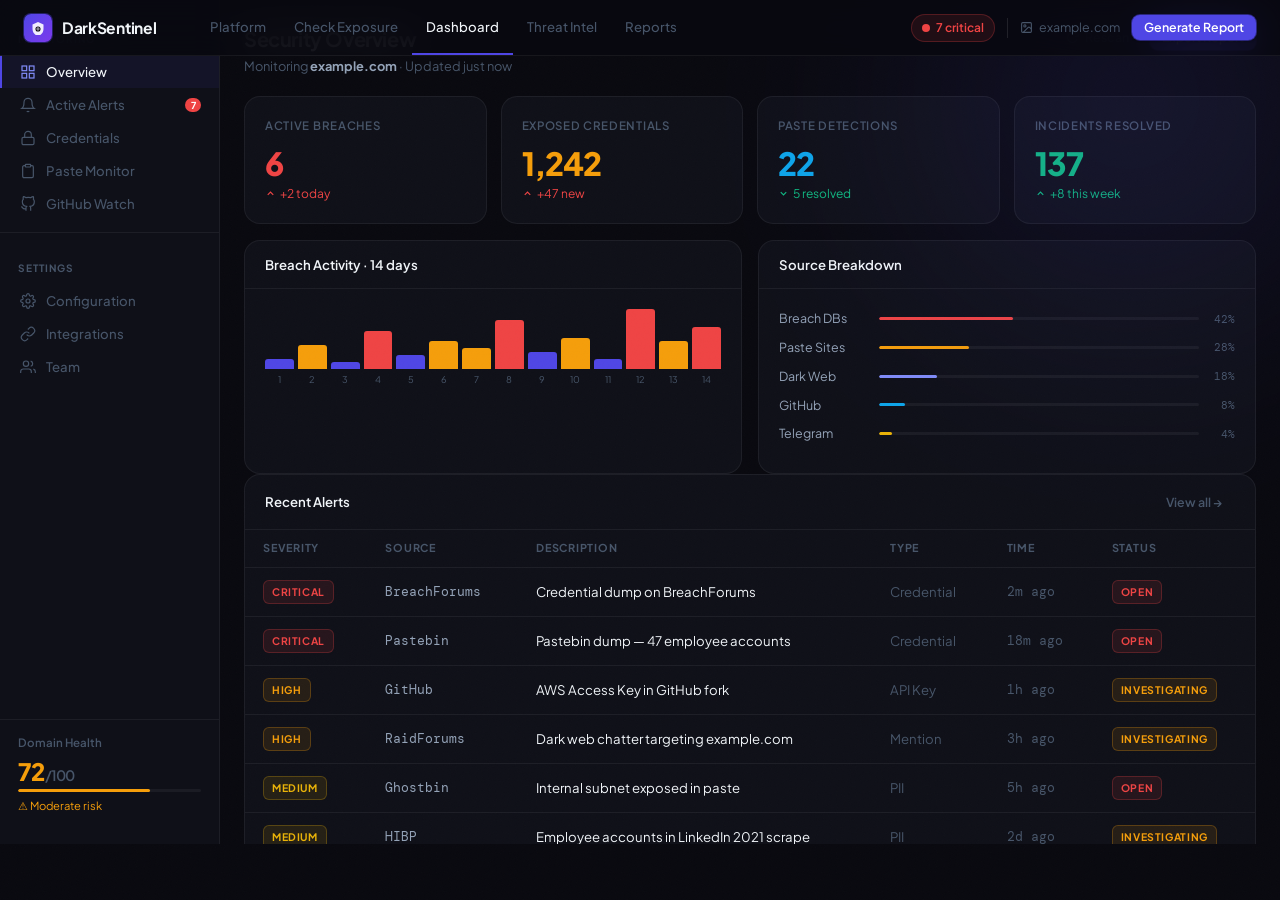
<file: dashboard.html>
<!DOCTYPE html>
<html lang="en">
<head>
  <meta charset="UTF-8" /><meta name="viewport" content="width=device-width, initial-scale=1.0" />
  <title>Dashboard — DarkSentinel</title>
  <link rel="stylesheet" href="styles.css" />
  <style>
    /* Bar chart */
    .bar-chart { display:flex; align-items:flex-end; gap:4px; height:60px; }
    .bc-bar { flex:1; border-radius:3px 3px 0 0; min-height:2px; cursor:default; transition:filter 0.15s; }
    .bc-bar:hover { filter:brightness(1.3); }
    .bc-labels { display:flex; gap:4px; margin-top:4px; }
    .bc-lbl { flex:1; text-align:center; font-size:0.58rem; color:var(--tx-3); }
    /* Source rows */
    .src-r { display:flex; align-items:center; gap:0.625rem; margin-bottom:0.625rem; font-size:0.78rem; }
    .src-name { min-width:90px; color:var(--tx-2); }
    .src-bar  { flex:1; height:3px; background:rgba(255,255,255,0.05); border-radius:2px; overflow:hidden; }
    .src-fill { height:100%; border-radius:2px; transition:width 1.2s cubic-bezier(0.4,0,0.2,1); }
    .src-pct  { font-family:var(--mono); font-size:0.68rem; color:var(--tx-3); min-width:26px; text-align:right; }
    /* Score gauge */
    .gauge-wrap { position:relative; width:120px; height:80px; margin:0 auto 1rem; }
    .gauge-val  { position:absolute; bottom:0; left:50%; transform:translateX(-50%); text-align:center; }
    .gauge-num  { font-size:1.75rem; font-weight:800; letter-spacing:-0.03em; color:var(--amber); }
    .gauge-sub  { font-size:0.62rem; color:var(--tx-3); }
  </style>
</head>
<body>
  <div class="ambient"><div class="amb-blob amb-1"></div></div>

  <nav class="topnav">
    <div class="topnav-inner">
      <a href="index.html" class="nav-logo">
        <div class="nav-logo-icon">
          <svg viewBox="0 0 14 14" fill="none"><path d="M7 1L1.5 3.5v4.5c0 3.3 2.3 6.3 5.5 7 3.2-.7 5.5-3.7 5.5-7V3.5L7 1z" fill="white" opacity="0.9"/><circle cx="7" cy="8" r="2" fill="none" stroke="#09090f" stroke-width="1.1"/><circle cx="7" cy="8" r="0.8" fill="#09090f"/></svg>
        </div>
        <span class="nav-logo-text">DarkSentinel</span>
      </a>
      <div class="nav-links">
        <a href="index.html" class="nav-link">Platform</a>
        <a href="check.html" class="nav-link">Check Exposure</a>
        <a href="dashboard.html" class="nav-link active">Dashboard</a>
        <a href="threat-intel.html" class="nav-link">Threat Intel</a>
        <a href="reports.html" class="nav-link">Reports</a>
      </div>
      <div class="nav-right">
        <div class="nav-badge">
          <svg width="8" height="8" viewBox="0 0 8 8"><circle cx="4" cy="4" r="4" fill="currentColor"/></svg>
          7 critical
        </div>
        <div class="nav-divider"></div>
        <div style="display:flex;align-items:center;gap:0.375rem;font-size:0.78rem;color:var(--tx-3)">
          <svg width="13" height="13" viewBox="0 0 24 24" fill="none" stroke="currentColor" stroke-width="2"><rect x="3" y="3" width="18" height="18" rx="2"/><circle cx="9" cy="9" r="2"/><path d="m21 15-3.086-3.086a2 2 0 0 0-2.828 0L6 21"/></svg>
          example.com
        </div>
        <a href="reports.html" class="btn btn-primary btn-sm">Generate Report</a>
      </div>
    </div>
  </nav>

  <div class="dash-layout">
    <!-- Sidebar -->
    <aside class="sidebar">
      <div class="sb-section">Monitoring</div>
      <button class="sb-link active" onclick="sp('overview',this)">
        <svg class="sb-icon" viewBox="0 0 24 24" fill="none" stroke="currentColor" stroke-width="1.8"><rect x="3" y="3" width="7" height="7"/><rect x="14" y="3" width="7" height="7"/><rect x="14" y="14" width="7" height="7"/><rect x="3" y="14" width="7" height="7"/></svg>
        Overview
      </button>
      <button class="sb-link" onclick="sp('alerts',this)">
        <svg class="sb-icon" viewBox="0 0 24 24" fill="none" stroke="currentColor" stroke-width="1.8"><path d="M18 8A6 6 0 0 0 6 8c0 7-3 9-3 9h18s-3-2-3-9"/><path d="M13.73 21a2 2 0 0 1-3.46 0"/></svg>
        Active Alerts
        <span class="sb-badge">7</span>
      </button>
      <button class="sb-link" onclick="sp('credentials',this)">
        <svg class="sb-icon" viewBox="0 0 24 24" fill="none" stroke="currentColor" stroke-width="1.8"><rect x="3" y="11" width="18" height="11" rx="2"/><path d="M7 11V7a5 5 0 0 1 10 0v4"/></svg>
        Credentials
      </button>
      <button class="sb-link" onclick="sp('pastes',this)">
        <svg class="sb-icon" viewBox="0 0 24 24" fill="none" stroke="currentColor" stroke-width="1.8"><rect x="8" y="2" width="8" height="4" rx="1"/><path d="M16 4h2a2 2 0 0 1 2 2v14a2 2 0 0 1-2 2H6a2 2 0 0 1-2-2V6a2 2 0 0 1 2-2h2"/></svg>
        Paste Monitor
      </button>
      <button class="sb-link" onclick="sp('github',this)">
        <svg class="sb-icon" viewBox="0 0 24 24" fill="none" stroke="currentColor" stroke-width="1.8"><path d="M9 19c-5 1.5-5-2.5-7-3m14 6v-3.87a3.37 3.37 0 0 0-.94-2.61c3.14-.35 6.44-1.54 6.44-7A5.44 5.44 0 0 0 20 4.77 5.07 5.07 0 0 0 19.91 1S18.73.65 16 2.48a13.38 13.38 0 0 0-7 0C6.27.65 5.09 1 5.09 1A5.07 5.07 0 0 0 5 4.77a5.44 5.44 0 0 0-1.5 3.78c0 5.42 3.3 6.61 6.44 7A3.37 3.37 0 0 0 9 18.13V22"/></svg>
        GitHub Watch
      </button>
      <div class="sb-divider"></div>
      <div class="sb-section">Settings</div>
      <button class="sb-link" onclick="sp('config',this)">
        <svg class="sb-icon" viewBox="0 0 24 24" fill="none" stroke="currentColor" stroke-width="1.8"><circle cx="12" cy="12" r="3"/><path d="M19.4 15a1.65 1.65 0 0 0 .33 1.82l.06.06a2 2 0 0 1 0 2.83 2 2 0 0 1-2.83 0l-.06-.06a1.65 1.65 0 0 0-1.82-.33 1.65 1.65 0 0 0-1 1.51V21a2 2 0 0 1-2 2 2 2 0 0 1-2-2v-.09A1.65 1.65 0 0 0 9 19.4a1.65 1.65 0 0 0-1.82.33l-.06.06a2 2 0 0 1-2.83 0 2 2 0 0 1 0-2.83l.06-.06A1.65 1.65 0 0 0 4.68 15a1.65 1.65 0 0 0-1.51-1H3a2 2 0 0 1-2-2 2 2 0 0 1 2-2h.09A1.65 1.65 0 0 0 4.6 9a1.65 1.65 0 0 0-.33-1.82l-.06-.06a2 2 0 0 1 0-2.83 2 2 0 0 1 2.83 0l.06.06A1.65 1.65 0 0 0 9 4.68a1.65 1.65 0 0 0 1-1.51V3a2 2 0 0 1 2-2 2 2 0 0 1 2 2v.09a1.65 1.65 0 0 0 1 1.51 1.65 1.65 0 0 0 1.82-.33l.06-.06a2 2 0 0 1 2.83 0 2 2 0 0 1 0 2.83l-.06.06A1.65 1.65 0 0 0 19.4 9a1.65 1.65 0 0 0 1.51 1H21a2 2 0 0 1 2 2 2 2 0 0 1-2 2h-.09a1.65 1.65 0 0 0-1.51 1z"/></svg>
        Configuration
      </button>
      <button class="sb-link" onclick="sp('integrations',this)">
        <svg class="sb-icon" viewBox="0 0 24 24" fill="none" stroke="currentColor" stroke-width="1.8"><path d="M10 13a5 5 0 0 0 7.54.54l3-3a5 5 0 0 0-7.07-7.07l-1.72 1.71"/><path d="M14 11a5 5 0 0 0-7.54-.54l-3 3a5 5 0 0 0 7.07 7.07l1.71-1.71"/></svg>
        Integrations
      </button>
      <button class="sb-link" onclick="sp('team',this)">
        <svg class="sb-icon" viewBox="0 0 24 24" fill="none" stroke="currentColor" stroke-width="1.8"><path d="M17 21v-2a4 4 0 0 0-4-4H5a4 4 0 0 0-4 4v2"/><circle cx="9" cy="7" r="4"/><path d="M23 21v-2a4 4 0 0 0-3-3.87"/><path d="M16 3.13a4 4 0 0 1 0 7.75"/></svg>
        Team
      </button>
      <div class="sb-footer">
        <div style="font-size:0.72rem;font-weight:600;color:var(--tx-3);margin-bottom:0.5rem;">Domain Health</div>
        <div style="font-size:1.5rem;font-weight:800;color:var(--amber);letter-spacing:-0.03em;line-height:1;margin-bottom:0.375rem;">72<span style="font-size:0.9rem;font-weight:600;color:var(--tx-3)">/100</span></div>
        <div class="progress"><div class="progress-bar pb-amber" style="width:72%"></div></div>
        <div style="font-size:0.7rem;color:var(--amber);margin-top:0.3rem;">⚠ Moderate risk</div>
      </div>
    </aside>

    <!-- Main -->
    <main class="dash-main">
      <!-- Overview -->
      <div id="overviewPanel" class="d-panel show">
        <div class="panel-hd">
          <div>
            <div class="panel-title">Security Overview</div>
            <div class="panel-sub">Monitoring <strong style="color:var(--tx-2)">example.com</strong> · Updated just now</div>
          </div>
          <div class="panel-btns">
            <button class="btn btn-ghost btn-sm" onclick="rescan(this)">
              <svg width="13" height="13" viewBox="0 0 24 24" fill="none" stroke="currentColor" stroke-width="2"><polyline points="23 4 23 10 17 10"/><path d="M20.49 15a9 9 0 1 1-2.12-9.36L23 10"/></svg>
              Rescan
            </button>
            <a href="reports.html" class="btn btn-primary btn-sm">Export Report</a>
          </div>
        </div>

        <div class="metrics-row">
          <div class="stat-card"><div class="stat-label">Active Breaches</div><div class="stat-value col-red" id="m1">0</div><div class="stat-sub stat-up"><svg width="11" height="11" viewBox="0 0 24 24" fill="none" stroke="currentColor" stroke-width="2.5"><path d="M18 15l-6-6-6 6"/></svg>+2 today</div></div>
          <div class="stat-card"><div class="stat-label">Exposed Credentials</div><div class="stat-value col-amber" id="m2">0</div><div class="stat-sub stat-up"><svg width="11" height="11" viewBox="0 0 24 24" fill="none" stroke="currentColor" stroke-width="2.5"><path d="M18 15l-6-6-6 6"/></svg>+47 new</div></div>
          <div class="stat-card"><div class="stat-label">Paste Detections</div><div class="stat-value col-sky" id="m3">0</div><div class="stat-sub stat-down"><svg width="11" height="11" viewBox="0 0 24 24" fill="none" stroke="currentColor" stroke-width="2.5"><path d="M6 9l6 6 6-6"/></svg>5 resolved</div></div>
          <div class="stat-card"><div class="stat-label">Incidents Resolved</div><div class="stat-value col-emerald" id="m4">0</div><div class="stat-sub stat-down" style="color:var(--emerald)"><svg width="11" height="11" viewBox="0 0 24 24" fill="none" stroke="currentColor" stroke-width="2.5"><path d="M18 15l-6-6-6 6"/></svg>+8 this week</div></div>
        </div>

        <div class="grid-2" style="margin-top:1rem">
          <div class="card">
            <div class="card-hd"><span class="card-title">Breach Activity · 14 days</span></div>
            <div class="card-bd">
              <div class="bar-chart" id="barChart"></div>
              <div class="bc-labels" id="barLabels"></div>
            </div>
          </div>
          <div class="card">
            <div class="card-hd"><span class="card-title">Source Breakdown</span></div>
            <div class="card-bd" id="srcBreakdown"></div>
          </div>
        </div>

        <div class="card">
          <div class="card-hd">
            <span class="card-title">Recent Alerts</span>
            <button class="btn btn-ghost btn-sm" onclick="sp('alerts',null)">View all →</button>
          </div>
          <table class="table"><thead><tr><th>Severity</th><th>Source</th><th>Description</th><th>Type</th><th>Time</th><th>Status</th></tr></thead>
          <tbody id="ovAlerts"></tbody></table>
        </div>
      </div>

      <!-- Alerts -->
      <div id="alertsPanel" class="d-panel">
        <div class="panel-hd">
          <div><div class="panel-title">Active Alerts</div><div class="panel-sub">7 unresolved incidents</div></div>
          <button class="btn btn-secondary btn-sm" onclick="resolveAll()">Mark all resolved</button>
        </div>
        <div id="alertsList"></div>
      </div>

      <!-- Credentials -->
      <div id="credentialsPanel" class="d-panel">
        <div class="panel-hd">
          <div><div class="panel-title">Exposed Credentials</div><div class="panel-sub">All credential exposures for example.com</div></div>
          <button class="btn btn-ghost btn-sm" onclick="exportCSV()">
            <svg width="12" height="12" viewBox="0 0 24 24" fill="none" stroke="currentColor" stroke-width="2"><path d="M21 15v4a2 2 0 0 1-2 2H5a2 2 0 0 1-2-2v-4"/><polyline points="7 10 12 15 17 10"/><line x1="12" y1="15" x2="12" y2="3"/></svg>
            Export CSV
          </button>
        </div>
        <div class="card">
          <div class="card-hd">
            <div class="form-input-icon" style="max-width:280px">
              <div class="icon"><svg viewBox="0 0 24 24" fill="none" stroke="currentColor" stroke-width="2"><circle cx="11" cy="11" r="8"/><path d="m21 21-4.35-4.35"/></svg></div>
              <input class="form-input" placeholder="Filter credentials…" id="credFilter" oninput="filterCreds(this.value)" />
            </div>
          </div>
          <table class="table"><thead><tr><th>Email</th><th>Breach Source</th><th>Password Type</th><th>Date Found</th><th>Risk</th><th>Action</th></tr></thead>
          <tbody id="credTbody"></tbody></table>
        </div>
      </div>

      <!-- Pastes -->
      <div id="pastesPanel" class="d-panel">
        <div class="panel-hd">
          <div><div class="panel-title">Paste Monitor</div><div class="panel-sub">Live crawl of 50+ paste platforms</div></div>
          <div class="status-dot"><div class="dot dot-emerald dot-pulse"></div>Scanning every 30s</div>
        </div>
        <div class="card" id="pasteList" style="padding:0"></div>
      </div>

      <!-- GitHub -->
      <div id="githubPanel" class="d-panel">
        <div class="panel-hd">
          <div><div class="panel-title">GitHub Secret Watch</div><div class="panel-sub">Public repository monitoring for leaked secrets</div></div>
          <button class="btn btn-primary btn-sm">+ Add Pattern</button>
        </div>
        <div class="card" id="ghList" style="padding:0"></div>
      </div>

      <!-- Config -->
      <div id="configPanel" class="d-panel">
        <div class="panel-hd"><div class="panel-title">Configuration</div></div>
        <div class="grid-2">
          <div class="card"><div class="card-hd"><span class="card-title">Keywords & Domains</span></div><div class="card-bd">
            <div style="margin-bottom:0.875rem"><label class="form-label">Primary Domain</label><input class="form-input" value="example.com" /></div>
            <div style="margin-bottom:0.875rem"><label class="form-label">Additional Keywords (one per line)</label><textarea class="form-textarea">mail.example.com&#10;api.example.com&#10;Example Corp</textarea></div>
            <button class="btn btn-primary btn-sm">Save Changes</button>
          </div></div>
          <div class="card"><div class="card-hd"><span class="card-title">Alert Thresholds</span></div><div class="card-bd">
            ${[['Alert on Critical findings',true],['Alert on High findings',true],['Alert on Medium findings',false],['Daily digest email',true],['Slack real-time alerts',true]].map(([l,c])=>`
            <div class="thresh-row"><span>${l}</span><label class="toggle"><input type="checkbox" ${c?'checked':''}><div class="toggle-track"></div></label></div>`).join('')}
          </div></div>
        </div>
      </div>

      <!-- Integrations -->
      <div id="integrationsPanel" class="d-panel">
        <div class="panel-hd"><div class="panel-title">Integrations</div></div>
        <div style="display:grid;grid-template-columns:repeat(auto-fill,minmax(170px,1fr));gap:0.875rem" id="intGrid"></div>
      </div>

      <!-- Team -->
      <div id="teamPanel" class="d-panel">
        <div class="panel-hd">
          <div class="panel-title">Team</div>
          <button class="btn btn-primary btn-sm">+ Invite member</button>
        </div>
        <div class="card" id="teamList" style="padding:0"></div>
      </div>
    </main>
  </div>

  <script src="dashboard.js"></script>
</body>
</html>
</file>
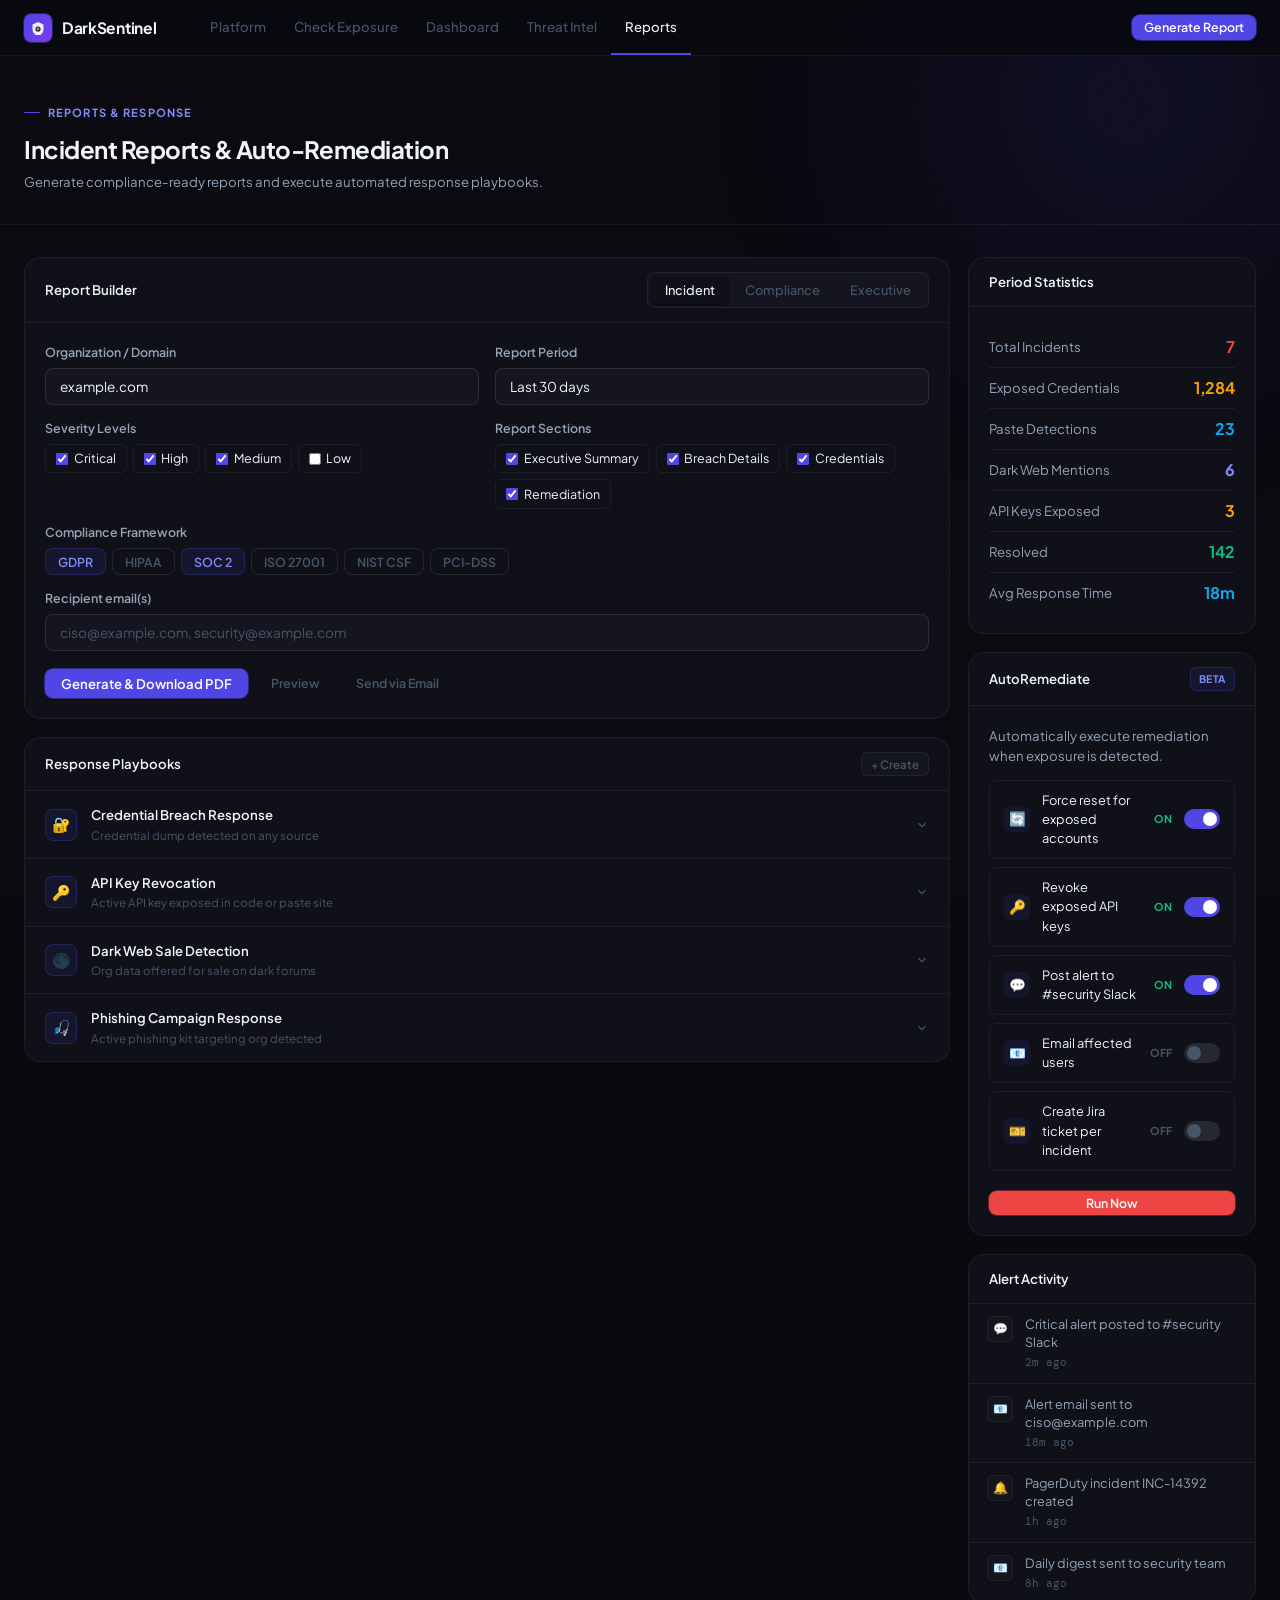
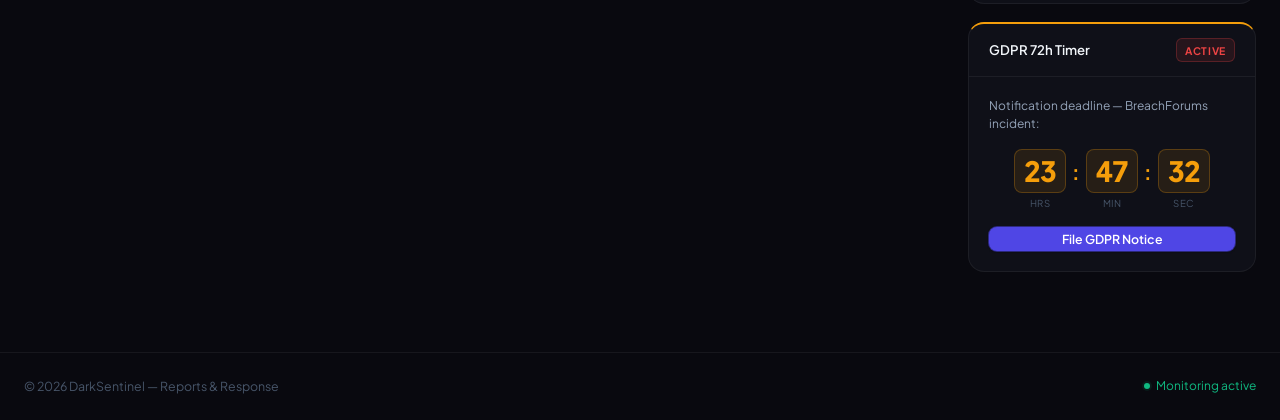
<file: reports.html>
<!DOCTYPE html>
<html lang="en">
<head>
  <meta charset="UTF-8" /><meta name="viewport" content="width=device-width, initial-scale=1.0" />
  <title>Reports & Response — DarkSentinel</title>
  <link rel="stylesheet" href="styles.css" />
  <style>
    .rp-layout { position:relative;z-index:1;max-width:1280px;margin:0 auto;padding:2rem 1.5rem 5rem;display:grid;grid-template-columns:1fr 288px;gap:1.125rem; }
    .rp-main { display:flex;flex-direction:column;gap:1.125rem;min-width:0; }
    .rp-side { display:flex;flex-direction:column;gap:1.125rem; }
    @media(max-width:1024px){.rp-layout{grid-template-columns:1fr;}.rp-side{display:grid;grid-template-columns:repeat(2,1fr);}}
    @media(max-width:640px){.rp-side{grid-template-columns:1fr;}.exec-kpis{grid-template-columns:repeat(2,1fr);}}
    /* Executive preview */
    .exec-kpis { display:grid;grid-template-columns:repeat(4,1fr);gap:0.875rem;margin-bottom:1.25rem; }
    .exec-kpi { text-align:center; padding:0.875rem;background:var(--bg-overlay);border-radius:var(--r-lg);border:1px solid var(--border); }
    .exec-kv  { font-size:1.5rem;font-weight:800;letter-spacing:-0.03em; }
    .exec-kl  { font-size:0.65rem;text-transform:uppercase;letter-spacing:0.06em;color:var(--tx-3);margin-top:0.25rem; }
    /* AA Item */
    /* Spinner */
    .gen-progress { text-align:center;padding:3rem; }
    /* Playbook styles already in styles.css */
  </style>
</head>
<body>
  <div class="ambient"><div class="amb-blob amb-1"></div></div>

  <nav class="topnav">
    <div class="topnav-inner">
      <a href="index.html" class="nav-logo">
        <div class="nav-logo-icon"><svg viewBox="0 0 14 14" fill="none"><path d="M7 1L1.5 3.5v4.5c0 3.3 2.3 6.3 5.5 7 3.2-.7 5.5-3.7 5.5-7V3.5L7 1z" fill="white" opacity="0.9"/><circle cx="7" cy="8" r="2" fill="none" stroke="#09090f" stroke-width="1.1"/><circle cx="7" cy="8" r="0.8" fill="#09090f"/></svg></div>
        <span class="nav-logo-text">DarkSentinel</span>
      </a>
      <div class="nav-links">
        <a href="index.html" class="nav-link">Platform</a><a href="check.html" class="nav-link">Check Exposure</a>
        <a href="dashboard.html" class="nav-link">Dashboard</a><a href="threat-intel.html" class="nav-link">Threat Intel</a>
        <a href="reports.html" class="nav-link active">Reports</a>
      </div>
      <div class="nav-right"><button class="btn btn-primary btn-sm" onclick="genReport()">Generate Report</button></div>
    </div>
  </nav>

  <div class="page">
    <div class="page-hero" style="position:relative;z-index:1">
      <div class="container">
        <div class="eyebrow" style="margin-bottom:0.625rem">Reports & Response</div>
        <h1 style="font-size:1.5rem;font-weight:700;letter-spacing:-0.02em;margin-bottom:0.25rem">Incident Reports & Auto-Remediation</h1>
        <p style="font-size:0.825rem;color:var(--tx-2)">Generate compliance-ready reports and execute automated response playbooks.</p>
      </div>
    </div>

    <div class="rp-layout">
      <div class="rp-main">

        <!-- Report Builder -->
        <div class="card" id="builderCard">
          <div class="card-hd">
            <span class="card-title">Report Builder</span>
            <div class="pill-tabs" id="rpTypeTabs">
              <button class="pill-tab active" onclick="rpType('incident',this)">Incident</button>
              <button class="pill-tab" onclick="rpType('compliance',this)">Compliance</button>
              <button class="pill-tab" onclick="rpType('executive',this)">Executive</button>
            </div>
          </div>

          <!-- Incident form -->
          <div class="card-bd" id="incidentPane">
            <div class="grid-2" style="margin-bottom:0.875rem">
              <div><label class="form-label">Organization / Domain</label><input class="form-input" value="example.com" id="rpOrg" /></div>
              <div><label class="form-label">Report Period</label><select class="form-select" id="rpPeriod"><option>Last 7 days</option><option selected>Last 30 days</option><option>Last 90 days</option></select></div>
            </div>
            <div class="grid-2" style="margin-bottom:0.875rem">
              <div>
                <label class="form-label">Severity Levels</label>
                <div class="cb-group">
                  <label class="cb-item"><input type="checkbox" checked/><span>Critical</span></label>
                  <label class="cb-item"><input type="checkbox" checked/><span>High</span></label>
                  <label class="cb-item"><input type="checkbox" checked/><span>Medium</span></label>
                  <label class="cb-item"><input type="checkbox"/><span>Low</span></label>
                </div>
              </div>
              <div>
                <label class="form-label">Report Sections</label>
                <div class="cb-group">
                  <label class="cb-item"><input type="checkbox" checked/><span>Executive Summary</span></label>
                  <label class="cb-item"><input type="checkbox" checked/><span>Breach Details</span></label>
                  <label class="cb-item"><input type="checkbox" checked/><span>Credentials</span></label>
                  <label class="cb-item"><input type="checkbox" checked/><span>Remediation</span></label>
                </div>
              </div>
            </div>
            <div style="margin-bottom:0.875rem">
              <label class="form-label">Compliance Framework</label>
              <div class="fw-chips">
                <button class="fw-chip on" onclick="this.classList.toggle('on')">GDPR</button>
                <button class="fw-chip" onclick="this.classList.toggle('on')">HIPAA</button>
                <button class="fw-chip on" onclick="this.classList.toggle('on')">SOC 2</button>
                <button class="fw-chip" onclick="this.classList.toggle('on')">ISO 27001</button>
                <button class="fw-chip" onclick="this.classList.toggle('on')">NIST CSF</button>
                <button class="fw-chip" onclick="this.classList.toggle('on')">PCI-DSS</button>
              </div>
            </div>
            <div style="margin-bottom:1.125rem">
              <label class="form-label">Recipient email(s)</label>
              <input class="form-input" type="email" placeholder="ciso@example.com, security@example.com" />
            </div>
            <div style="display:flex;gap:0.625rem;flex-wrap:wrap">
              <button class="btn btn-primary" onclick="genReport()">Generate & Download PDF</button>
              <button class="btn btn-ghost btn-sm" onclick="genReport()">Preview</button>
              <button class="btn btn-ghost btn-sm">Send via Email</button>
            </div>
          </div>

          <!-- Compliance -->
          <div class="card-bd hidden" id="compliancePane">
            <div class="grid-3">
              <div class="card card-sm" style="border-top:2px solid var(--indigo)">
                <div class="card-hd"><span class="card-title">GDPR Art. 33</span><span class="badge badge-red">48h</span></div>
                <div class="card-bd-sm">
                  <p class="text-sm col-2" style="margin-bottom:0.875rem">Breach notification to supervisory authority within 72h. Pre-filled with incident data.</p>
                  <button class="btn btn-primary btn-sm w-full">Generate GDPR Notice</button>
                </div>
              </div>
              <div class="card card-sm" style="border-top:2px solid var(--emerald)">
                <div class="card-hd"><span class="card-title">HIPAA</span><span class="badge badge-amber">60 days</span></div>
                <div class="card-bd-sm">
                  <p class="text-sm col-2" style="margin-bottom:0.875rem">HHS notification for healthcare data exposures. 60-day reporting window.</p>
                  <button class="btn btn-primary btn-sm w-full">Generate HIPAA Report</button>
                </div>
              </div>
              <div class="card card-sm" style="border-top:2px solid var(--indigo)">
                <div class="card-hd"><span class="card-title">SOC 2</span><span class="badge badge-indigo">Audit ready</span></div>
                <div class="card-bd-sm">
                  <p class="text-sm col-2" style="margin-bottom:0.875rem">Security incident log formatted for SOC 2 Type II audit evidence with response timeline.</p>
                  <button class="btn btn-primary btn-sm w-full">Generate SOC 2 Log</button>
                </div>
              </div>
            </div>
          </div>

          <!-- Executive -->
          <div class="card-bd hidden" id="executivePane">
            <div style="background:var(--bg-overlay);border:1px solid var(--border);border-radius:var(--r-xl);padding:1.75rem">
              <div style="display:flex;align-items:center;gap:1rem;flex-wrap:wrap;margin-bottom:1.25rem;padding-bottom:1.25rem;border-bottom:1px solid var(--border)">
                <div style="width:40px;height:40px;border-radius:var(--r-md);background:linear-gradient(135deg,var(--indigo),var(--sky));display:flex;align-items:center;justify-content:center;font-weight:800;font-size:0.875rem;color:white;flex-shrink:0">DS</div>
                <div><div style="font-size:0.975rem;font-weight:700">Executive Security Brief</div><div class="text-xs col-3">January 2024 · DarkSentinel Report</div></div>
                <span class="badge badge-amber" style="margin-left:auto">Moderate Risk</span>
              </div>
              <div class="exec-kpis">
                <div class="exec-kpi"><div class="exec-kv col-red">7</div><div class="exec-kl">Active Incidents</div></div>
                <div class="exec-kpi"><div class="exec-kv col-amber">1,284</div><div class="exec-kl">Exposed Creds</div></div>
                <div class="exec-kpi"><div class="exec-kv col-emerald">142</div><div class="exec-kl">Resolved</div></div>
                <div class="exec-kpi"><div class="exec-kv col-sky">30s</div><div class="exec-kl">Avg Alert Time</div></div>
              </div>
              <p class="text-sm col-2" style="line-height:1.7;margin-bottom:1rem">During the reporting period, DarkSentinel detected <strong style="color:var(--tx-1)">7 significant credential exposure incidents</strong> for example.com. The most critical involved a BreachForums dump containing 1,284 credentials in plaintext. Response time averaged 30 seconds.</p>
              <div style="border-top:1px solid var(--border);padding-top:1rem">
                <div class="text-xs font-700" style="color:var(--sky);margin-bottom:0.5rem;text-transform:uppercase;letter-spacing:0.06em">Top Recommendations</div>
                <ol style="padding-left:1rem;display:flex;flex-direction:column;gap:0.3rem">
                  <li class="text-sm col-2">Enforce MFA across all accounts — current adoption at 64%</li>
                  <li class="text-sm col-2">Deploy email security gateway to intercept phishing campaigns</li>
                  <li class="text-sm col-2">Rotate all AWS IAM keys created before Q1 2024</li>
                </ol>
              </div>
            </div>
            <button class="btn btn-primary" style="margin-top:1rem" onclick="genReport()">Download Executive PDF</button>
          </div>
        </div>

        <!-- Generation Progress -->
        <div class="card hidden" id="progressCard">
          <div class="gen-progress">
            <div class="spinner"></div>
            <div style="font-size:0.825rem;font-weight:600;font-family:var(--mono);color:var(--indigo-lt);margin-bottom:0.625rem" id="progLabel">Compiling incident data…</div>
            <div class="progress" style="max-width:320px;margin:0 auto 0.375rem"><div class="progress-bar pb-indigo" id="progFill" style="width:0%"></div></div>
            <div class="text-xs col-3 font-mono" id="progPct">0%</div>
          </div>
        </div>

        <!-- Report Preview -->
        <div class="card hidden" id="previewCard">
          <div class="card-hd">
            <span class="card-title">Report Preview</span>
            <div style="display:flex;gap:0.5rem">
              <button class="btn btn-primary btn-sm" onclick="downloadReport()">Download PDF</button>
              <button class="btn-icon-sm" onclick="document.getElementById('previewCard').classList.add('hidden')"><svg viewBox="0 0 24 24" fill="none" stroke="currentColor" stroke-width="2"><line x1="18" y1="6" x2="6" y2="18"/><line x1="6" y1="6" x2="18" y2="18"/></svg></button>
            </div>
          </div>
          <div class="card-bd"><div class="report-doc" id="reportContent"></div></div>
        </div>

        <!-- Playbooks -->
        <div class="card">
          <div class="card-hd"><span class="card-title">Response Playbooks</span><button class="btn-micro">+ Create</button></div>
          <div id="playbooksList"></div>
        </div>
      </div>

      <!-- Sidebar -->
      <div class="rp-side">
        <div class="card">
          <div class="card-hd"><span class="card-title">Period Statistics</span></div>
          <div class="card-bd">
            <div class="str"><span class="col-2 text-sm">Total Incidents</span><span class="str-v col-red">7</span></div>
            <div class="str"><span class="col-2 text-sm">Exposed Credentials</span><span class="str-v col-amber">1,284</span></div>
            <div class="str"><span class="col-2 text-sm">Paste Detections</span><span class="str-v col-sky">23</span></div>
            <div class="str"><span class="col-2 text-sm">Dark Web Mentions</span><span class="str-v col-indigo">6</span></div>
            <div class="str"><span class="col-2 text-sm">API Keys Exposed</span><span class="str-v col-amber">3</span></div>
            <div class="str"><span class="col-2 text-sm">Resolved</span><span class="str-v col-emerald">142</span></div>
            <div class="str"><span class="col-2 text-sm">Avg Response Time</span><span class="str-v col-sky">18m</span></div>
          </div>
        </div>

        <div class="card">
          <div class="card-hd"><span class="card-title">AutoRemediate</span><span class="badge badge-indigo">Beta</span></div>
          <div class="card-bd">
            <p class="text-sm col-2" style="margin-bottom:0.875rem">Automatically execute remediation when exposure is detected.</p>
            <div id="aaList"></div>
            <button class="btn btn-danger btn-sm w-full" style="margin-top:0.75rem" onclick="runAR(this)">Run Now</button>
          </div>
        </div>

        <div class="card">
          <div class="card-hd"><span class="card-title">Alert Activity</span></div>
          <div id="notifList"></div>
        </div>

        <div class="card" style="border-top:2px solid var(--amber)">
          <div class="card-hd"><span class="card-title">GDPR 72h Timer</span><span class="badge badge-red">Active</span></div>
          <div class="card-bd">
            <p class="text-xs col-2" style="margin-bottom:1rem">Notification deadline — BreachForums incident:</p>
            <div class="countdown-row">
              <div class="cd-u"><span class="cd-v" id="cdH">23</span><span class="cd-l">Hrs</span></div>
              <span class="cd-sep">:</span>
              <div class="cd-u"><span class="cd-v" id="cdM">47</span><span class="cd-l">Min</span></div>
              <span class="cd-sep">:</span>
              <div class="cd-u"><span class="cd-v" id="cdS">33</span><span class="cd-l">Sec</span></div>
            </div>
            <button class="btn btn-primary btn-sm w-full" style="margin-top:1rem">File GDPR Notice</button>
          </div>
        </div>
      </div>
    </div>
  </div>

  <footer class="footer"><div class="container"><div class="footer-inner">
    <span>© 2026 DarkSentinel — Reports & Response</span>
    <div class="footer-live"><div class="dot dot-emerald dot-pulse"></div>Monitoring active</div>
  </div></div></footer>
  <script src="reports.js"></script>
</body>
</html>
</file>
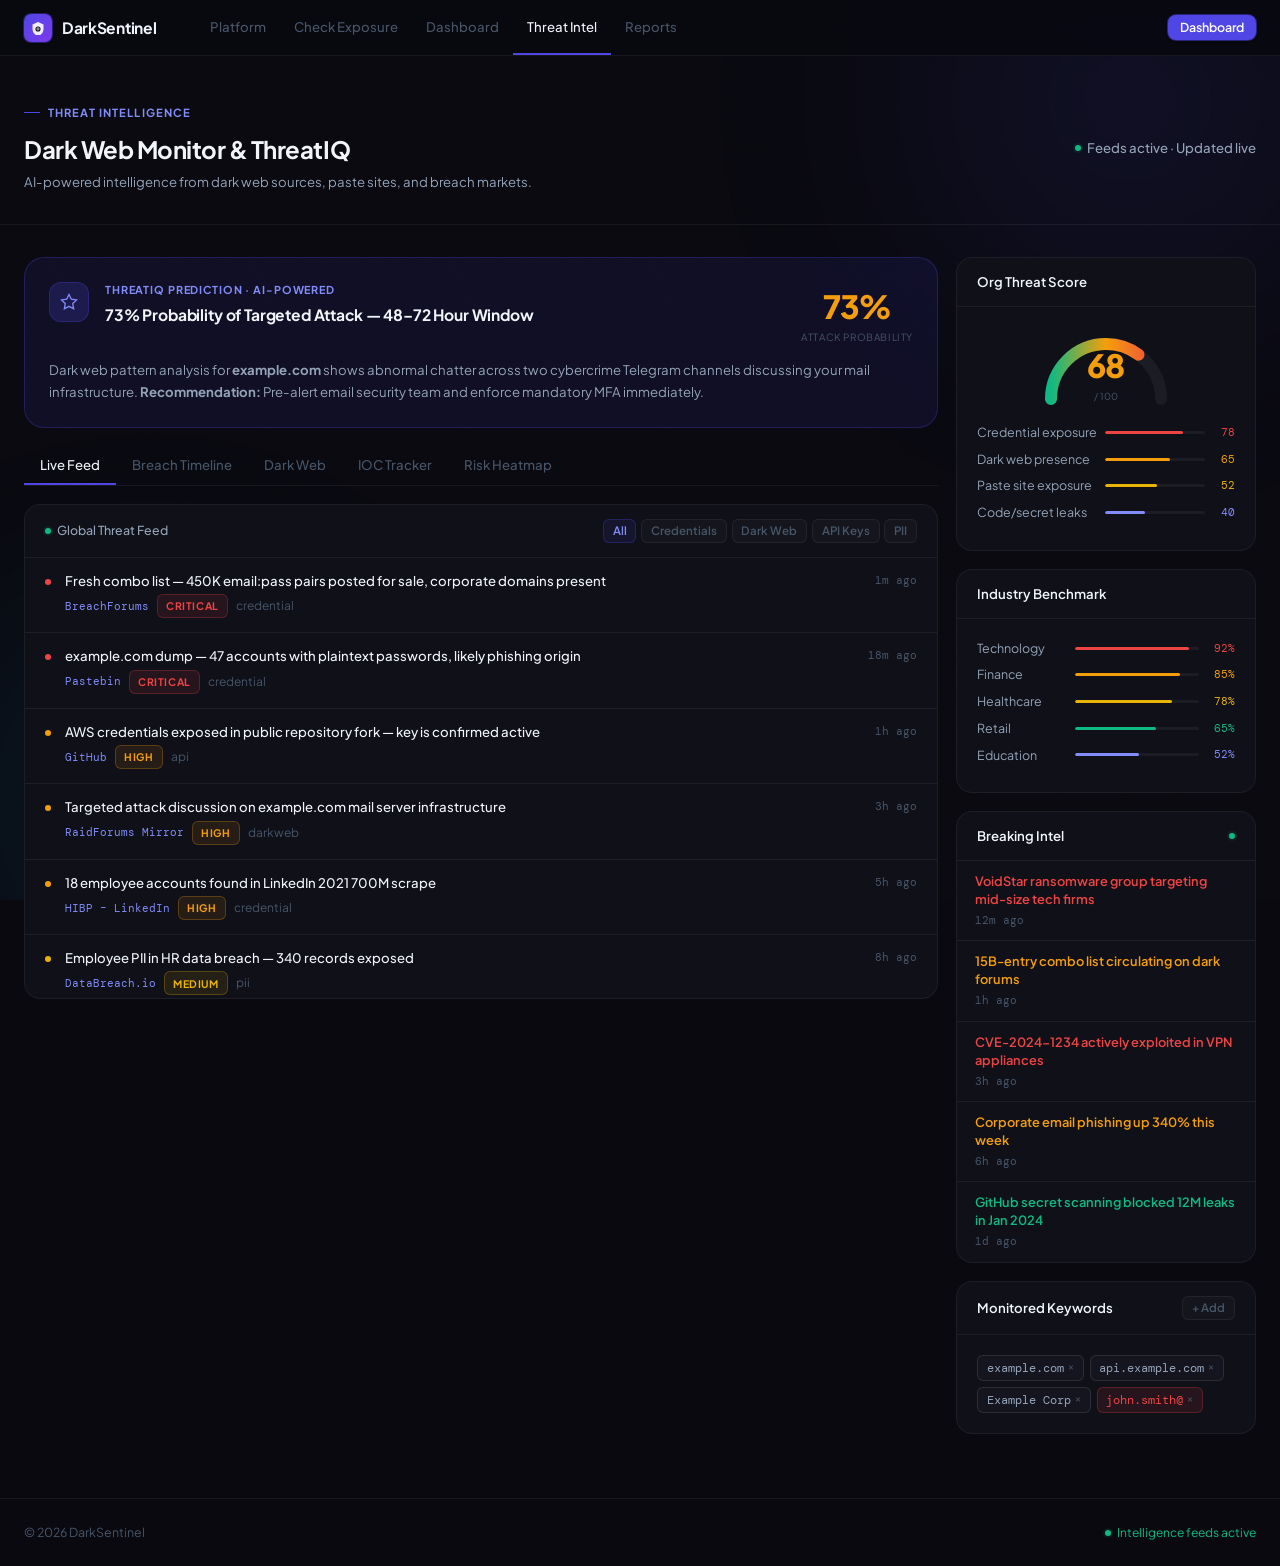
<file: threat-intel.html>
<!DOCTYPE html>
<html lang="en">
<head>
  <meta charset="UTF-8" /><meta name="viewport" content="width=device-width, initial-scale=1.0" />
  <title>Threat Intelligence — DarkSentinel</title>
  <link rel="stylesheet" href="styles.css" />
  <style>
    .ti-layout { position:relative;z-index:1;max-width:1400px;margin:0 auto;padding:2rem 1.5rem 4rem;display:grid;grid-template-columns:1fr 300px;gap:1.125rem; }
    .ti-main { display:flex;flex-direction:column;gap:1.125rem;min-width:0; }
    .ti-side { display:flex;flex-direction:column;gap:1.125rem; }
    /* Prediction card */
    .pred-card { padding:1.5rem;background:var(--indigo-bg);border:1px solid var(--indigo-bd);border-radius:var(--r-xl); }
    .pred-hd { display:flex;align-items:flex-start;gap:1rem; }
    .pred-icon { width:40px;height:40px;border-radius:var(--r-md);background:rgba(79,70,229,0.2);border:1px solid var(--indigo-bd);display:flex;align-items:center;justify-content:center;flex-shrink:0; }
    .pred-icon svg { width:18px;height:18px;color:var(--indigo-lt); }
    .pred-label { font-size:0.68rem;font-weight:700;text-transform:uppercase;letter-spacing:0.08em;color:var(--indigo-lt);margin-bottom:0.25rem; }
    .pred-title { font-size:0.975rem;font-weight:700;letter-spacing:-0.01em; }
    .pred-pct   { font-size:2rem;font-weight:800;color:var(--amber);letter-spacing:-0.04em; }
    .pred-pct-l { font-size:0.62rem;text-transform:uppercase;letter-spacing:0.06em;color:var(--tx-3); }
    .pred-body { font-size:0.825rem;color:var(--tx-2);line-height:1.65;margin-top:0.875rem; }
    /* DW cards */
    .dw-grid { display:grid;grid-template-columns:repeat(auto-fill,minmax(280px,1fr));gap:0.875rem; }
    .dw-card { background:var(--bg-raised);border:1px solid var(--border);border-radius:var(--r-lg);padding:1.125rem;border-top:2px solid var(--indigo);transition:border-color var(--t); }
    .dw-card:hover { border-color:var(--indigo-bd); }
    .dw-forum { font-family:var(--mono);font-size:0.72rem;color:var(--indigo-lt);font-weight:700; }
    .dw-title { font-size:0.825rem;font-weight:700;margin:0.375rem 0; }
    .dw-body  { font-size:0.78rem;color:var(--tx-2);line-height:1.55;margin-bottom:0.625rem; }
    .dw-foot  { display:flex;align-items:center;gap:0.375rem;font-size:0.72rem;color:var(--tx-3);flex-wrap:wrap; }
    /* Score breakdown */
    .score-row { display:flex;align-items:center;gap:0.5rem;margin-bottom:0.5rem;font-size:0.78rem; }
    .score-name{ min-width:120px;color:var(--tx-2); }
    .score-num { font-family:var(--mono);font-size:0.7rem;min-width:22px;text-align:right; }
    /* Industry */
    .ind-row { display:flex;align-items:center;gap:0.5rem;font-size:0.78rem;margin-bottom:0.5rem; }
    .ind-name { min-width:90px;color:var(--tx-2); }
    .ind-pct  { font-family:var(--mono);font-size:0.7rem;min-width:28px;text-align:right; }
    /* Heatmap */
    .hm-table { border-collapse:collapse; }
    .hm-hd { font-size:0.62rem;color:var(--tx-3);padding:0.2rem 0.3rem;text-align:center; }
    .hm-rl { font-size:0.7rem;color:var(--tx-3);padding-right:0.625rem;white-space:nowrap; }
    .hm-cell { width:28px;height:28px;border-radius:3px;cursor:pointer;transition:filter 0.15s,transform 0.15s; }
    .hm-cell:hover { filter:brightness(1.4);transform:scale(1.15); }
    .hm-legend { display:flex;align-items:center;gap:0.5rem;margin-top:0.875rem;font-size:0.7rem;color:var(--tx-3); }
    .hm-grad { flex:1;max-width:180px;height:5px;border-radius:2px;background:linear-gradient(90deg,rgba(16,185,129,0.5),rgba(245,158,11,0.7),rgba(239,68,68,0.9)); }
    /* IOC */
    .ioc-val { font-family:var(--mono);font-size:0.72rem;max-width:190px;overflow:hidden;text-overflow:ellipsis;white-space:nowrap; }
    /* Timeline */
    .tl-item { position:relative;padding-left:1.75rem;margin-bottom:1.5rem; }
    .tl-item::before { content:'';position:absolute;left:5px;top:8px;bottom:-1.5rem;width:1px;background:var(--border-md); }
    .tl-item:last-child::before { display:none; }
    .tl-dot { position:absolute;left:0;top:6px;width:11px;height:11px;border-radius:50%;border:2px solid;background:var(--bg-raised); }
    .tl-critical { border-color:var(--red); }
    .tl-high     { border-color:var(--amber); }
    .tl-medium   { border-color:#eab308; }
    .tl-date { font-size:0.7rem;font-family:var(--mono);color:var(--tx-3);margin-bottom:0.25rem; }
    .tl-title{ font-size:0.825rem;font-weight:700;margin-bottom:0.25rem; }
    .tl-desc { font-size:0.78rem;color:var(--tx-2);line-height:1.5;margin-bottom:0.375rem; }
    /* Breaking */
    .break-row { padding:0.75rem 1.125rem;border-bottom:1px solid var(--border); }
    .break-row:last-child { border-bottom:none; }
    .break-txt { font-size:0.8rem;font-weight:600;color:var(--tx-2);line-height:1.4; }
    .break-time{ font-size:0.68rem;font-family:var(--mono);color:var(--tx-3);margin-top:0.2rem; }
    /* Gauge */
    .gauge-wrap { position:relative;width:130px;height:80px;margin:0 auto 1rem; }
    .gauge-num-s { font-size:2rem;font-weight:800;letter-spacing:-0.03em; }
    @media(max-width:1100px){.ti-layout{grid-template-columns:1fr;}.ti-side{display:grid;grid-template-columns:repeat(2,1fr);}}
    @media(max-width:640px){.ti-side{grid-template-columns:1fr;}.dw-grid{grid-template-columns:1fr;}}
  </style>
</head>
<body>
  <div class="ambient"><div class="amb-blob amb-1"></div><div class="amb-blob amb-2"></div></div>

  <nav class="topnav">
    <div class="topnav-inner">
      <a href="index.html" class="nav-logo">
        <div class="nav-logo-icon"><svg viewBox="0 0 14 14" fill="none"><path d="M7 1L1.5 3.5v4.5c0 3.3 2.3 6.3 5.5 7 3.2-.7 5.5-3.7 5.5-7V3.5L7 1z" fill="white" opacity="0.9"/><circle cx="7" cy="8" r="2" fill="none" stroke="#09090f" stroke-width="1.1"/><circle cx="7" cy="8" r="0.8" fill="#09090f"/></svg></div>
        <span class="nav-logo-text">DarkSentinel</span>
      </a>
      <div class="nav-links">
        <a href="index.html" class="nav-link">Platform</a><a href="check.html" class="nav-link">Check Exposure</a>
        <a href="dashboard.html" class="nav-link">Dashboard</a><a href="threat-intel.html" class="nav-link active">Threat Intel</a><a href="reports.html" class="nav-link">Reports</a>
      </div>
      <div class="nav-right"><a href="dashboard.html" class="btn btn-primary btn-sm">Dashboard</a></div>
    </div>
  </nav>

  <div class="page">
    <div class="page-hero" style="position:relative;z-index:1">
      <div class="container">
        <div style="display:flex;align-items:center;justify-content:space-between;flex-wrap:wrap;gap:1rem">
          <div>
            <div class="eyebrow" style="margin-bottom:0.625rem">Threat Intelligence</div>
            <h1 style="font-size:1.5rem;font-weight:700;letter-spacing:-0.02em;margin-bottom:0.25rem">Dark Web Monitor & ThreatIQ</h1>
            <p style="font-size:0.825rem;color:var(--tx-2)">AI-powered intelligence from dark web sources, paste sites, and breach markets.</p>
          </div>
          <div class="status-dot"><div class="dot dot-emerald dot-pulse"></div><span class="text-sm col-2">Feeds active · Updated live</span></div>
        </div>
      </div>
    </div>

    <div class="ti-layout">
      <div class="ti-main">
        <!-- Prediction -->
        <div class="pred-card">
          <div class="pred-hd">
            <div class="pred-icon"><svg viewBox="0 0 24 24" fill="none" stroke="currentColor" stroke-width="1.8"><path d="M12 2l3.09 6.26L22 9.27l-5 4.87 1.18 6.88L12 17.77l-6.18 3.25L7 14.14 2 9.27l6.91-1.01L12 2z"/></svg></div>
            <div style="flex:1">
              <div class="pred-label">ThreatIQ Prediction · AI-Powered</div>
              <div class="pred-title">73% Probability of Targeted Attack — 48–72 Hour Window</div>
            </div>
            <div style="text-align:center;flex-shrink:0">
              <div class="pred-pct">73%</div>
              <div class="pred-pct-l">Attack probability</div>
            </div>
          </div>
          <div class="pred-body">Dark web pattern analysis for <strong>example.com</strong> shows abnormal chatter across two cybercrime Telegram channels discussing your mail infrastructure. <strong>Recommendation:</strong> Pre-alert email security team and enforce mandatory MFA immediately.</div>
        </div>

        <!-- Tabs -->
        <div class="tab-bar" id="tiTabs">
          <button class="tab-item active" onclick="tiTab('feed',this)">Live Feed</button>
          <button class="tab-item" onclick="tiTab('timeline',this)">Breach Timeline</button>
          <button class="tab-item" onclick="tiTab('darkweb',this)">Dark Web</button>
          <button class="tab-item" onclick="tiTab('ioc',this)">IOC Tracker</button>
          <button class="tab-item" onclick="tiTab('heatmap',this)">Risk Heatmap</button>
        </div>

        <!-- Feed -->
        <div id="feedPane">
          <div class="card" style="padding:0">
            <div class="card-hd">
              <span class="card-title"><span class="status-dot"><div class="dot dot-emerald dot-pulse"></div>Global Threat Feed</span></span>
              <div style="display:flex;gap:0.3rem;flex-wrap:wrap" id="feedFilters">
                <button class="btn-micro-primary" onclick="ff('all',this)">All</button>
                <button class="btn-micro" onclick="ff('credential',this)">Credentials</button>
                <button class="btn-micro" onclick="ff('darkweb',this)">Dark Web</button>
                <button class="btn-micro" onclick="ff('api',this)">API Keys</button>
                <button class="btn-micro" onclick="ff('pii',this)">PII</button>
              </div>
            </div>
            <div style="max-height:440px;overflow-y:auto" id="gFeed"></div>
          </div>
        </div>

        <div id="timelinePane" class="hidden">
          <div class="card"><div class="card-hd"><span class="card-title">Breach Timeline</span></div><div class="card-bd" id="tlWrap"></div></div>
        </div>
        <div id="darkwebPane" class="hidden"><div class="dw-grid" id="dwGrid"></div></div>
        <div id="iocPane" class="hidden">
          <div class="card" style="padding:0"><div class="card-hd"><span class="card-title">Indicators of Compromise</span></div>
          <table class="table"><thead><tr><th>Type</th><th>Value</th><th>Context</th><th>Source</th><th>First Seen</th><th>Status</th></tr></thead><tbody id="iocBody"></tbody></table>
          </div>
        </div>
        <div id="heatmapPane" class="hidden">
          <div class="card"><div class="card-hd"><span class="card-title">Risk Heatmap</span><span class="text-xs col-3">Hover cells for detail</span></div>
          <div class="card-bd"><div id="hmWrap" style="overflow-x:auto"></div>
          <div class="hm-legend"><span>Low</span><div class="hm-grad"></div><span>Critical</span></div></div></div>
        </div>
      </div>

      <!-- Sidebar -->
      <div class="ti-side">
        <div class="card">
          <div class="card-hd"><span class="card-title">Org Threat Score</span></div>
          <div class="card-bd">
            <div class="gauge-wrap">
              <svg width="130" height="80" viewBox="0 0 130 80">
                <path d="M10 72 A55 55 0 0 1 120 72" fill="none" stroke="rgba(255,255,255,0.05)" stroke-width="12" stroke-linecap="round"/>
                <path d="M10 72 A55 55 0 0 1 120 72" fill="none" stroke="url(#gg)" stroke-width="12" stroke-linecap="round" stroke-dasharray="172" stroke-dashoffset="51"/>
                <defs><linearGradient id="gg" x1="0%" y1="0%" x2="100%" y2="0%"><stop offset="0%" stop-color="#10b981"/><stop offset="50%" stop-color="#f59e0b"/><stop offset="100%" stop-color="#ef4444"/></linearGradient></defs>
              </svg>
              <div style="position:absolute;bottom:4px;left:50%;transform:translateX(-50%);text-align:center">
                <div class="gauge-num-s col-amber">68</div>
                <div style="font-size:0.6rem;color:var(--tx-3)">/ 100</div>
              </div>
            </div>
            <div id="scoreBreakdown"></div>
          </div>
        </div>
        <div class="card">
          <div class="card-hd"><span class="card-title">Industry Benchmark</span></div>
          <div class="card-bd" id="industryWrap"></div>
        </div>
        <div class="card">
          <div class="card-hd"><span class="card-title">Breaking Intel</span><div class="dot dot-emerald dot-pulse"></div></div>
          <div id="breakingWrap"></div>
        </div>
        <div class="card">
          <div class="card-hd"><span class="card-title">Monitored Keywords</span><button class="btn-micro">+ Add</button></div>
          <div class="card-bd" style="display:flex;flex-wrap:wrap;gap:0.375rem" id="kwWrap"></div>
        </div>
      </div>
    </div>
  </div>

  <footer class="footer"><div class="container"><div class="footer-inner">
    <span>© 2026 DarkSentinel</span>
    <div class="footer-live"><div class="dot dot-emerald dot-pulse"></div>Intelligence feeds active</div>
  </div></div></footer>

  <script src="threat-intel.js"></script>
</body>
</html>
</file>
<file: styles.css>
/* =====================================================
   DarkSentinel v3 — Enterprise Professional Design
   Inspired by: SentinelOne × Linear × Stripe
   ===================================================== */

@import url('https://fonts.googleapis.com/css2?family=Plus+Jakarta+Sans:wght@300;400;500;600;700;800&family=DM+Mono:wght@400;500&display=swap');

/* ── Design Tokens ── */
:root {
  /* Core backgrounds */
  --bg-base:    #09090f;
  --bg-raised:  #0f1018;
  --bg-overlay: #14151f;
  --bg-subtle:  rgba(255,255,255,0.025);
  --bg-hover:   rgba(255,255,255,0.04);
  --bg-active:  rgba(79,70,229,0.08);

  /* Borders */
  --border:     rgba(255,255,255,0.06);
  --border-md:  rgba(255,255,255,0.10);
  --border-lg:  rgba(255,255,255,0.16);

  /* Brand — Indigo */
  --indigo:     #4f46e5;
  --indigo-lt:  #818cf8;
  --indigo-dk:  #3730a3;
  --indigo-bg:  rgba(79,70,229,0.10);
  --indigo-bd:  rgba(79,70,229,0.28);

  /* State colors */
  --red:        #ef4444;
  --red-bg:     rgba(239,68,68,0.10);
  --red-bd:     rgba(239,68,68,0.25);

  --amber:      #f59e0b;
  --amber-bg:   rgba(245,158,11,0.10);
  --amber-bd:   rgba(245,158,11,0.25);

  --emerald:    #10b981;
  --emerald-bg: rgba(16,185,129,0.10);
  --emerald-bd: rgba(16,185,129,0.25);

  --sky:        #0ea5e9;
  --sky-bg:     rgba(14,165,233,0.10);
  --sky-bd:     rgba(14,165,233,0.25);

  /* Text */
  --tx-1:  #f1f5f9;
  --tx-2:  #94a3b8;
  --tx-3:  #475569;
  --tx-4:  #1e293b;

  /* Typography */
  --font:   'Plus Jakarta Sans', sans-serif;
  --mono:   'DM Mono', monospace;

  /* Shape */
  --r-sm:   6px;
  --r:      8px;
  --r-md:   12px;
  --r-lg:   16px;
  --r-xl:   20px;
  --r-2xl:  24px;
  --r-full: 9999px;

  /* Shadows */
  --shadow-xs: 0 1px 2px rgba(0,0,0,0.5);
  --shadow-sm: 0 1px 8px rgba(0,0,0,0.4);
  --shadow:    0 4px 24px rgba(0,0,0,0.5);
  --shadow-lg: 0 8px 48px rgba(0,0,0,0.6);

  /* Transition */
  --ease: cubic-bezier(0.4, 0, 0.2, 1);
  --t:    0.18s;
  --t-md: 0.28s;
}

/* ── Reset ── */
*, *::before, *::after { box-sizing: border-box; margin: 0; padding: 0; }
html { scroll-behavior: smooth; }
body {
  font-family: var(--font);
  background: var(--bg-base);
  color: var(--tx-1);
  min-height: 100vh;
  -webkit-font-smoothing: antialiased;
  overflow-x: hidden;
  line-height: 1.5;
}
a { text-decoration: none; color: inherit; }
ul  { list-style: none; }
img { display: block; max-width: 100%; }
button, select, input, textarea { font-family: var(--font); }

/* ── Subtle background grain ── */
body::before {
  content: '';
  position: fixed; inset: 0; z-index: 0;
  pointer-events: none;
  background:
    url("data:image/svg+xml,%3Csvg viewBox='0 0 256 256' xmlns='http://www.w3.org/2000/svg'%3E%3Cfilter id='noise'%3E%3CfeTurbulence type='fractalNoise' baseFrequency='0.9' numOctaves='4' stitchTiles='stitch'/%3E%3C/filter%3E%3Crect width='100%25' height='100%25' filter='url(%23noise)' opacity='0.03'/%3E%3C/svg%3E")
    center / 200px;
  opacity: 0.6;
}

/* Ambient gradient blobs — very subtle */
.ambient { position:fixed;inset:0;z-index:0;pointer-events:none;overflow:hidden; }
.amb-blob {
  position:absolute; border-radius:50%;
  filter:blur(120px); opacity:0.18;
  animation: blobFloat 20s ease-in-out infinite;
}
.amb-1 { width:600px;height:600px;top:-200px;right:-150px;background:radial-gradient(circle,#4f46e5,transparent 70%); }
.amb-2 { width:500px;height:500px;bottom:-150px;left:-100px;background:radial-gradient(circle,#0ea5e9,transparent 70%);animation-delay:-10s;animation-duration:25s; }
@keyframes blobFloat { 0%,100%{transform:translate(0,0) scale(1);} 50%{transform:translate(40px,-60px) scale(1.08);} }

/* ── Navigation — Enterprise Top Bar ── */
.topnav {
  position: fixed; top: 0; left: 0; right: 0; z-index: 1000;
  height: 56px;
  background: rgba(9,9,15,0.88);
  backdrop-filter: blur(20px) saturate(160%);
  border-bottom: 1px solid var(--border);
}
.topnav-inner {
  max-width: 1280px; margin: 0 auto; padding: 0 1.5rem;
  height: 100%; display: flex; align-items: center; gap: 0;
}
.nav-logo {
  display: flex; align-items: center; gap: 0.625rem;
  margin-right: 2.5rem; flex-shrink: 0;
  font-weight: 700; font-size: 0.975rem; letter-spacing: -0.02em;
}
.nav-logo-icon {
  width: 28px; height: 28px; border-radius: 7px;
  background: linear-gradient(135deg, var(--indigo), #7c3aed);
  display: flex; align-items: center; justify-content: center;
  flex-shrink: 0; box-shadow: 0 0 0 1px rgba(79,70,229,0.4);
}
.nav-logo-icon svg { width: 14px; height: 14px; }
.nav-logo-text { color: var(--tx-1); }
.nav-links {
  display: flex; align-items: stretch; height: 100%; gap: 0;
  flex: 1;
}
.nav-link {
  display: flex; align-items: center; padding: 0 0.875rem;
  font-size: 0.825rem; font-weight: 500; color: var(--tx-3);
  border-bottom: 2px solid transparent; transition: color var(--t) var(--ease), border-color var(--t) var(--ease);
  white-space: nowrap; cursor: pointer;
}
.nav-link:hover { color: var(--tx-2); }
.nav-link.active { color: var(--tx-1); border-bottom-color: var(--indigo); }
.nav-right { display: flex; align-items: center; gap: 0.75rem; margin-left: auto; }
.nav-badge {
  display: flex; align-items: center; gap: 0.4rem;
  font-size: 0.75rem; color: var(--red); font-weight: 600;
  background: var(--red-bg); border: 1px solid var(--red-bd);
  padding: 0.25rem 0.625rem; border-radius: var(--r-full);
}
.nav-divider { width: 1px; height: 20px; background: var(--border-md); }

/* ── Content Wrapper ── */
.page {
  position: relative; z-index: 1;
  padding-top: 56px; /* nav height */
}

/* ── Layout ── */
.container     { max-width: 1280px; margin: 0 auto; padding: 0 1.5rem; }
.container-sm  { max-width: 900px; margin: 0 auto; padding: 0 1.5rem; }
.container-xs  { max-width: 640px; margin: 0 auto; padding: 0 1.5rem; }

/* ── Buttons ── */
.btn {
  display: inline-flex; align-items: center; justify-content: center; gap: 0.4rem;
  border: none; cursor: pointer; font-family: var(--font); font-weight: 600;
  white-space: nowrap; transition: all var(--t) var(--ease);
  text-decoration: none; line-height: 1; border-radius: var(--r);
  position: relative; overflow: hidden;
}
.btn:focus-visible { outline: 2px solid var(--indigo); outline-offset: 2px; }

/* Primary */
.btn-primary {
  background: var(--indigo); color: white;
  padding: 0.5rem 1rem; font-size: 0.825rem;
  box-shadow: 0 0 0 1px rgba(79,70,229,0.5), var(--shadow-xs);
}
.btn-primary:hover { background: #5b52f3; box-shadow: 0 0 0 1px rgba(91,82,243,0.6), var(--shadow-sm); transform: translateY(-0.5px); }
.btn-primary:active { transform: translateY(0); }

/* Secondary */
.btn-secondary {
  background: var(--bg-subtle);
  border: 1px solid var(--border-md);
  color: var(--tx-2); padding: 0.5rem 1rem; font-size: 0.825rem;
}
.btn-secondary:hover { background: var(--bg-hover); border-color: var(--border-lg); color: var(--tx-1); }

/* Ghost */
.btn-ghost {
  background: transparent; color: var(--tx-3);
  padding: 0.5rem 0.875rem; font-size: 0.825rem;
  border: 1px solid transparent;
}
.btn-ghost:hover { background: var(--bg-hover); color: var(--tx-2); border-color: var(--border); }

/* Danger */
.btn-danger {
  background: var(--red); color: white;
  padding: 0.5rem 1rem; font-size: 0.825rem;
  box-shadow: 0 0 0 1px rgba(239,68,68,0.4), var(--shadow-xs);
}
.btn-danger:hover { background: #f87171; transform: translateY(-0.5px); }

/* Sizes */
.btn-sm  { padding: 0.375rem 0.75rem; font-size: 0.775rem; }
.btn-lg  { padding: 0.75rem 1.5rem; font-size: 0.925rem; border-radius: var(--r-md); }
.btn-xl  { padding: 0.875rem 2rem; font-size: 1rem; border-radius: var(--r-md); font-weight: 700; }
.btn-icon-sm {
  width: 28px; height: 28px; padding: 0; border-radius: var(--r-sm);
  background: var(--bg-subtle); border: 1px solid var(--border);
  color: var(--tx-3); display: inline-flex; align-items: center; justify-content: center;
}
.btn-icon-sm:hover { background: var(--bg-hover); color: var(--tx-2); border-color: var(--border-md); }
.btn-icon-sm svg { width: 13px; height: 13px; }

/* Micro button */
.btn-micro {
  display: inline-flex; align-items: center; gap: 0.25rem;
  font-size: 0.72rem; font-weight: 600; padding: 0.22rem 0.55rem;
  border-radius: var(--r-sm); cursor: pointer; font-family: var(--font);
  background: var(--bg-subtle); border: 1px solid var(--border);
  color: var(--tx-3); transition: all var(--t) var(--ease);
}
.btn-micro:hover { border-color: var(--border-md); color: var(--tx-2); background: var(--bg-hover); }
.btn-micro-primary {
  display: inline-flex; align-items: center; gap: 0.25rem;
  font-size: 0.72rem; font-weight: 600; padding: 0.22rem 0.55rem;
  border-radius: var(--r-sm); cursor: pointer; font-family: var(--font);
  background: var(--indigo-bg); border: 1px solid var(--indigo-bd);
  color: var(--indigo-lt); transition: all var(--t) var(--ease);
}
.btn-micro-primary:hover { background: rgba(79,70,229,0.15); }

/* ── Cards ── */
.card {
  background: var(--bg-raised);
  border: 1px solid var(--border);
  border-radius: var(--r-lg);
  overflow: hidden;
}
.card-sm { border-radius: var(--r-md); }
.card-hd {
  display: flex; align-items: center; justify-content: space-between; gap: 0.75rem;
  padding: 0.875rem 1.25rem;
  border-bottom: 1px solid var(--border);
}
.card-title {
  font-size: 0.825rem; font-weight: 600; color: var(--tx-1);
  display: flex; align-items: center; gap: 0.5rem;
}
.card-icon { color: var(--tx-3); display: flex; }
.card-icon svg { width: 14px; height: 14px; }
.card-bd   { padding: 1.25rem; }
.card-bd-sm { padding: 0.875rem; }

/* ── Stat cards ── */
.stat-card {
  background: var(--bg-raised); border: 1px solid var(--border);
  border-radius: var(--r-lg); padding: 1.25rem;
  transition: border-color var(--t) var(--ease);
}
.stat-card:hover { border-color: var(--border-md); }
.stat-label { font-size: 0.72rem; font-weight: 600; text-transform: uppercase; letter-spacing: 0.06em; color: var(--tx-3); margin-bottom: 0.75rem; }
.stat-value { font-size: 2rem; font-weight: 800; line-height: 1; letter-spacing: -0.03em; margin-bottom: 0.375rem; }
.stat-sub   { font-size: 0.75rem; color: var(--tx-3); display: flex; align-items: center; gap: 0.25rem; }
.stat-up    { color: var(--red); }
.stat-down  { color: var(--emerald); }

/* ── Badges ── */
.badge {
  display: inline-flex; align-items: center; gap: 0.25rem;
  font-size: 0.65rem; font-weight: 700; text-transform: uppercase; letter-spacing: 0.06em;
  padding: 0.2rem 0.5rem; border-radius: var(--r-sm);
}
.badge-red     { background: var(--red-bg);     color: var(--red);     border: 1px solid var(--red-bd); }
.badge-amber   { background: var(--amber-bg);   color: var(--amber);   border: 1px solid var(--amber-bd); }
.badge-yellow  { background: rgba(234,179,8,0.1); color: #eab308; border: 1px solid rgba(234,179,8,0.25); }
.badge-emerald { background: var(--emerald-bg); color: var(--emerald); border: 1px solid var(--emerald-bd); }
.badge-sky     { background: var(--sky-bg);     color: var(--sky);     border: 1px solid var(--sky-bd); }
.badge-indigo  { background: var(--indigo-bg);  color: var(--indigo-lt); border: 1px solid var(--indigo-bd); }
.badge-neutral { background: rgba(255,255,255,0.05); color: var(--tx-3); border: 1px solid var(--border-md); }
/* Severity shorthand */
.badge-critical { background: var(--red-bg);     color: var(--red);     border: 1px solid var(--red-bd); }
.badge-high     { background: var(--amber-bg);   color: var(--amber);   border: 1px solid var(--amber-bd); }
.badge-medium   { background: rgba(234,179,8,0.1); color: #eab308;       border: 1px solid rgba(234,179,8,0.25); }
.badge-low      { background: var(--emerald-bg); color: var(--emerald); border: 1px solid var(--emerald-bd); }
.badge-info     { background: var(--sky-bg);     color: var(--sky);     border: 1px solid var(--sky-bd); }

/* ── Status dots ── */
.status-dot {
  display: inline-flex; align-items: center; gap: 0.375rem;
  font-size: 0.775rem; font-weight: 500; color: var(--tx-2);
}
.dot { width: 6px; height: 6px; border-radius: 50%; flex-shrink: 0; }
.dot-red     { background: var(--red);     box-shadow: 0 0 0 2px var(--red-bg); }
.dot-amber   { background: var(--amber);   box-shadow: 0 0 0 2px var(--amber-bg); }
.dot-emerald { background: var(--emerald); box-shadow: 0 0 0 2px var(--emerald-bg); }
.dot-sky     { background: var(--sky);     box-shadow: 0 0 0 2px var(--sky-bg); }
.dot-indigo  { background: var(--indigo-lt); box-shadow: 0 0 0 2px var(--indigo-bg); }
/* Pulse animation for live indicators */
.dot-pulse { animation: dotPulse 2s infinite; }
@keyframes dotPulse { 0%,100%{ opacity:1; } 50%{ opacity:0.5; } }

/* ── Form Controls ── */
.form-label { display:block; font-size:0.775rem; font-weight:600; color:var(--tx-2); margin-bottom:0.4rem; }
.form-hint  { font-size:0.72rem; color:var(--tx-3); margin-top:0.3rem; }
.form-input, .form-select, .form-textarea {
  width: 100%;
  background: var(--bg-overlay);
  border: 1px solid var(--border-md);
  border-radius: var(--r);
  color: var(--tx-1); font-family: var(--font); font-size: 0.85rem;
  padding: 0.55rem 0.875rem;
  transition: border-color var(--t) var(--ease), box-shadow var(--t) var(--ease);
  outline: none; -webkit-appearance: none;
}
.form-input:focus, .form-select:focus, .form-textarea:focus {
  border-color: var(--indigo);
  box-shadow: 0 0 0 3px rgba(79,70,229,0.12);
}
.form-input::placeholder { color: var(--tx-3); }
.form-select option { background: #14151f; }
.form-textarea { resize: vertical; min-height: 80px; line-height: 1.55; }
.form-input-icon { position:relative; }
.form-input-icon .icon { position:absolute;left:0.75rem;top:50%;transform:translateY(-50%);color:var(--tx-3);pointer-events:none;display:flex; }
.form-input-icon .icon svg { width:14px;height:14px; }
.form-input-icon input { padding-left: 2.25rem; }

/* ── Toggle ── */
.toggle { position:relative; display:inline-block; width:36px; height:20px; flex-shrink:0; }
.toggle input { opacity:0; width:0; height:0; }
.toggle-track {
  position:absolute; inset:0; border-radius:var(--r-full);
  background: var(--border-md); cursor:pointer; transition: background var(--t) var(--ease);
}
.toggle-track::after {
  content:''; position:absolute; top:3px; left:3px;
  width:14px; height:14px; border-radius:50%;
  background: var(--tx-3); transition: all var(--t) var(--ease);
}
.toggle input:checked + .toggle-track { background: var(--indigo); }
.toggle input:checked + .toggle-track::after { transform:translateX(16px); background: white; }

/* ── Progress ── */
.progress { height:3px; background:rgba(255,255,255,0.05); border-radius:2px; overflow:hidden; }
.progress-bar { height:100%; border-radius:2px; transition: width 1.2s var(--ease); }
.pb-indigo  { background: var(--indigo); }
.pb-red     { background: var(--red); }
.pb-emerald { background: var(--emerald); }
.pb-amber   { background: var(--amber); }
.pb-sky     { background: var(--sky); }
.pb-gradient { background: linear-gradient(90deg, var(--indigo), var(--sky)); }

/* ── Table ── */
.table { width:100%; border-collapse:collapse; }
.table thead th {
  text-align:left; font-size:0.68rem; font-weight:700; text-transform:uppercase;
  letter-spacing:0.07em; color:var(--tx-3); padding:0.625rem 1.125rem;
  border-bottom:1px solid var(--border); white-space:nowrap;
}
.table tbody td {
  padding:0.75rem 1.125rem; font-size:0.825rem; border-bottom:1px solid var(--border);
}
.table tbody tr:last-child td { border-bottom:none; }
.table tbody tr { transition:background var(--t) var(--ease); }
.table tbody tr:hover td { background:var(--bg-hover); }

/* ── Tabs ── */
.tab-bar {
  display:flex; gap:0; border-bottom:1px solid var(--border);
}
.tab-item {
  padding: 0.625rem 1rem; font-size:0.825rem; font-weight:500; color:var(--tx-3);
  border-bottom:2px solid transparent; cursor:pointer; transition:all var(--t) var(--ease);
  background:none; border-left:none; border-right:none; border-top:none; font-family:var(--font);
  white-space:nowrap;
}
.tab-item:hover  { color:var(--tx-2); }
.tab-item.active { color:var(--tx-1); border-bottom-color:var(--indigo); }

/* Pill tabs variant */
.pill-tabs {
  display:inline-flex; background:var(--bg-overlay); border:1px solid var(--border);
  border-radius:var(--r); padding:3px; gap:2px;
}
.pill-tab {
  padding:0.375rem 0.875rem; border-radius: 6px; font-size:0.8rem; font-weight:500;
  color:var(--tx-3); background:none; border:none; cursor:pointer; font-family:var(--font);
  transition:all var(--t) var(--ease);
}
.pill-tab.active { background:var(--bg-raised); color:var(--tx-1); box-shadow:var(--shadow-xs); }
.pill-tab:hover:not(.active) { color:var(--tx-2); }

/* ── Feed items ── */
.feed-row {
  display:flex; align-items:flex-start; gap:0.875rem; padding:0.875rem 1.25rem;
  border-bottom:1px solid var(--border); transition:background var(--t) var(--ease); cursor:default;
}
.feed-row:hover { background:var(--bg-hover); }
.feed-row:last-child { border-bottom:none; }
.feed-led { width:6px; height:6px; border-radius:50%; flex-shrink:0; margin-top:0.45rem; }
.led-red    { background:var(--red); }
.led-amber  { background:var(--amber); }
.led-yellow { background:#eab308; }
.led-emerald{ background:var(--emerald); }
.feed-body  { flex:1; min-width:0; }
.feed-title { font-size:0.825rem; font-weight:500; color:var(--tx-1); margin-bottom:0.25rem; line-height:1.4; }
.feed-meta  { display:flex; align-items:center; gap:0.5rem; font-size:0.72rem; color:var(--tx-3); flex-wrap:wrap; }
.feed-src   { font-family:var(--mono); font-size:0.7rem; color:var(--indigo-lt); }
.feed-ts    { font-family:var(--mono); font-size:0.7rem; color:var(--tx-3); margin-left:auto; flex-shrink:0; }

/* ── Section typography ── */
.eyebrow {
  font-size:0.7rem; font-weight:700; text-transform:uppercase; letter-spacing:0.1em;
  color:var(--indigo-lt); display:flex; align-items:center; gap:0.5rem;
}
.eyebrow::before { content:''; width:16px; height:1px; background:var(--indigo); }
.section-h2 {
  font-size:clamp(1.75rem,2.8vw,2.5rem); font-weight:800;
  letter-spacing:-0.03em; line-height:1.12;
}
.section-h3 { font-size:1.25rem; font-weight:700; letter-spacing:-0.02em; }
.section-p  { color:var(--tx-2); line-height:1.7; max-width:480px; }

/* ── Divider ── */
.divider { height:1px; background:var(--border); }
.divider-v { width:1px; background:var(--border); }

/* ── Code ── */
.code-block {
  font-family:var(--mono); font-size:0.78rem; line-height:1.6;
  background:var(--bg-overlay); border:1px solid var(--border);
  border-radius:var(--r); padding:0.875rem; color:var(--tx-2);
}
.hl-red { color:var(--red); font-weight:600; }
.mono-tag {
  font-family:var(--mono); font-size:0.7rem;
  background:var(--sky-bg); border:1px solid var(--sky-bd);
  color:var(--sky); padding:0.1rem 0.4rem; border-radius:var(--r-sm);
}

/* ── Sidebar navigation (dashboard) ── */
.sidebar {
  width: 220px; flex-shrink:0;
  background: var(--bg-raised); border-right:1px solid var(--border);
  height:calc(100vh - 56px); position:sticky; top:56px;
  overflow-y:auto; display:flex; flex-direction:column;
  padding: 1rem 0;
}
.sb-section { font-size:0.63rem; font-weight:700; text-transform:uppercase; letter-spacing:0.1em; color:var(--tx-3); padding:0.5rem 1.125rem; margin-top:0.5rem; }
.sb-link {
  display:flex; align-items:center; gap:0.625rem; padding:0.5rem 1.125rem;
  font-size:0.825rem; font-weight:500; color:var(--tx-3);
  cursor:pointer; transition:all var(--t) var(--ease); border:none; background:none; font-family:var(--font);
  text-align:left; width:100%; border-left:2px solid transparent;
}
.sb-link:hover { color:var(--tx-2); background:var(--bg-hover); }
.sb-link.active { color:var(--tx-1); background:var(--bg-active); border-left-color:var(--indigo); }
.sb-link.active .sb-icon { color:var(--indigo-lt); }
.sb-icon { color:var(--tx-3); width:16px; height:16px; flex-shrink:0; }
.sb-badge {
  margin-left:auto; background:var(--red); color:white; font-size:0.6rem; font-weight:700;
  border-radius:var(--r-full); padding:1px 5px; min-width:16px; text-align:center;
}
.sb-divider { height:1px; background:var(--border); margin:0.75rem 0; }
.sb-footer { margin-top:auto; padding:0.875rem 1.125rem; border-top:1px solid var(--border); }

/* ── Dashboard layout ── */
.dash-layout {
  display:flex; height:calc(100vh - 56px);
}
.dash-main {
  flex:1; overflow-y:auto; padding:1.5rem;
  display:flex; flex-direction:column; gap:1rem; min-width:0;
}
.panel-hd {
  display:flex; align-items:flex-start; justify-content:space-between;
  margin-bottom:1.25rem; gap:1rem; flex-wrap:wrap;
}
.panel-title { font-size:1.25rem; font-weight:700; letter-spacing:-0.02em; }
.panel-sub   { font-size:0.8rem; color:var(--tx-3); margin-top:0.2rem; }
.panel-btns  { display:flex; gap:0.5rem; flex-wrap:wrap; align-items:center; }

/* ── Metrics row ── */
.metrics-row { display:grid; grid-template-columns:repeat(4,1fr); gap:0.875rem; }

/* ── Mini chart ── */
.mini-chart { display:flex; align-items:flex-end; gap:3px; height:52px; }
.mc-bar { flex:1; border-radius:2px 2px 0 0; min-height:2px; transition:filter var(--t); cursor:default; }
.mc-bar:hover { filter:brightness(1.3); }

/* ── Alert card ── */
.alert-row {
  display:flex; align-items:flex-start; gap:1rem; padding:0.875rem 1.25rem;
  border-bottom:1px solid var(--border); transition:background var(--t) var(--ease);
  border-left:2px solid transparent;
}
.alert-row:hover { background:var(--bg-hover); }
.alert-row:last-child { border-bottom:none; }
.ar-critical { border-left-color:var(--red); }
.ar-high     { border-left-color:var(--amber); }
.ar-medium   { border-left-color:#eab308; }
.ar-low      { border-left-color:var(--emerald); }
.alert-main   { flex:1; min-width:0; }
.alert-title  { font-size:0.825rem; font-weight:600; margin-bottom:0.25rem; }
.alert-desc   { font-size:0.78rem; color:var(--tx-2); line-height:1.5; margin-bottom:0.5rem; }
.alert-meta   { display:flex; align-items:center; gap:0.5rem; flex-wrap:wrap; }
.alert-actions{ display:flex; gap:0.375rem; align-items:center; flex-shrink:0; }

/* ── Util ── */
.grid-2 { display:grid; grid-template-columns:1fr 1fr; gap:1rem; }
.grid-3 { display:grid; grid-template-columns:repeat(3,1fr); gap:1rem; }
.flex    { display:flex; }
.items-center { align-items:center; }
.justify-between { justify-content:space-between; }
.gap-2  { gap:0.5rem; }
.gap-3  { gap:0.75rem; }
.gap-4  { gap:1rem; }
.gap-6  { gap:1.5rem; }
.mt-3   { margin-top:0.75rem; }
.mt-4   { margin-top:1rem; }
.mt-5   { margin-top:1.25rem; }
.mt-6   { margin-top:1.5rem; }
.mb-4   { margin-bottom:1rem; }
.mb-6   { margin-bottom:1.5rem; }
.ml-auto{ margin-left:auto; }
.text-right  { text-align:right; }
.text-center { text-align:center; }
.text-sm  { font-size:0.825rem; }
.text-xs  { font-size:0.75rem; }
.font-mono  { font-family:var(--mono); }
.font-600   { font-weight:600; }
.font-700   { font-weight:700; }
.col-1    { color:var(--tx-1); }
.col-2    { color:var(--tx-2); }
.col-3    { color:var(--tx-3); }
.col-indigo { color:var(--indigo-lt); }
.col-red    { color:var(--red); }
.col-amber  { color:var(--amber); }
.col-emerald{ color:var(--emerald); }
.col-sky    { color:var(--sky); }
.hidden { display:none !important; }
.w-full { width:100%; }

/* ── Panel ── */
.d-panel { display:none; }
.d-panel.show { display:block; }

/* ── Scrollbar ── */
::-webkit-scrollbar       { width:4px; height:4px; }
::-webkit-scrollbar-track { background:transparent; }
::-webkit-scrollbar-thumb { background:rgba(255,255,255,0.08); border-radius:2px; }
::-webkit-scrollbar-thumb:hover { background:rgba(255,255,255,0.14); }

/* ── Page hero ── */
.page-hero {
  padding:3rem 0 2rem; border-bottom:1px solid var(--border);
}
.page-hero h1 { font-size:1.5rem; font-weight:700; letter-spacing:-0.02em; }
.page-hero p  { font-size:0.85rem; color:var(--tx-2); margin-top:0.35rem; }

/* ── List rows (pastes, github etc) ── */
.list-row {
  display:flex; align-items:flex-start; gap:1rem; padding:1rem 1.25rem;
  border-bottom:1px solid var(--border); transition:background var(--t);
}
.list-row:hover { background:var(--bg-hover); }
.list-row:last-child { border-bottom:none; }

/* ── Spinner ── */
.spinner {
  width:32px; height:32px; margin:0 auto 1rem;
  border:2px solid rgba(255,255,255,0.06);
  border-top-color:var(--indigo); border-radius:50%;
  animation: spin 0.7s linear infinite;
}
@keyframes spin { to{transform:rotate(360deg);} }

/* Reveal animation */
@keyframes fadeUp { from{opacity:0;transform:translateY(12px);} to{opacity:1;transform:none;} }
.reveal { animation:fadeUp 0.45s var(--ease) forwards; }
.reveal-2 { animation:fadeUp 0.45s 0.1s var(--ease) both; }
.reveal-3 { animation:fadeUp 0.45s 0.2s var(--ease) both; }

/* ── Footer ── */
.footer {
  border-top:1px solid var(--border); padding:1.5rem 0;
  position:relative; z-index:1;
}
.footer-inner {
  display:flex; align-items:center; justify-content:space-between;
  font-size:0.775rem; color:var(--tx-3); flex-wrap:wrap; gap:0.75rem;
}
.footer-links { display:flex; gap:1.5rem; }
.footer-links a { color:var(--tx-3); transition:color var(--t); }
.footer-links a:hover { color:var(--tx-2); }
.footer-live { display:flex; align-items:center; gap:0.375rem; color:var(--emerald); font-size:0.75rem; }

/* ── Responsive ── */
@media (max-width: 1024px) {
  .sidebar { width:200px; }
  .metrics-row { grid-template-columns:repeat(2,1fr); }
}
@media (max-width: 768px) {
  .dash-layout { flex-direction:column; }
  .sidebar { width:100%; height:auto; position:static; flex-direction:row; padding:0.5rem; overflow-x:auto; }
  .sb-section { display:none; }
  .sb-link { flex-direction:column; gap:0.25rem; padding:0.5rem 0.75rem; font-size:0.7rem; }
  .sb-badge { display:none; }
  .grid-2, .grid-3 { grid-template-columns:1fr; }
  .metrics-row { grid-template-columns:1fr 1fr; }
}
@media (max-width: 640px) {
  .metrics-row { grid-template-columns:1fr; }
  .topnav .nav-links { display:none; }
}

/* ── IOC value ── */
.ioc-v { font-family:var(--mono); font-size:0.75rem; max-width:200px; overflow:hidden; text-overflow:ellipsis; white-space:nowrap; }

/* ── Report doc ── */
.report-doc { font-size:0.825rem; line-height:1.7; color:var(--tx-2); }
.report-doc h2 { font-size:0.9rem; font-weight:700; color:var(--tx-1); border-bottom:1px solid var(--border); padding-bottom:0.375rem; margin:1.25rem 0 0.75rem; letter-spacing:-0.01em; }
.report-doc p  { margin-bottom:0.5rem; }
.report-doc table { width:100%; border-collapse:collapse; margin:0.75rem 0; font-size:0.78rem; }
.report-doc th { background:var(--bg-overlay); padding:0.5rem 0.75rem; text-align:left; font-size:0.68rem; text-transform:uppercase; letter-spacing:0.07em; border:1px solid var(--border); color:var(--tx-3); }
.report-doc td { padding:0.5rem 0.75rem; border:1px solid var(--border); }

/* ── Playbook ── */
.pb-row { border-bottom:1px solid var(--border); }
.pb-row:last-child { border-bottom:none; }
.pb-header { display:flex; align-items:center; gap:0.875rem; padding:0.875rem 1.25rem; cursor:pointer; transition:background var(--t); }
.pb-header:hover { background:var(--bg-hover); }
.pb-icon { width:32px; height:32px; border-radius:var(--r); background:var(--indigo-bg); border:1px solid var(--indigo-bd); display:flex; align-items:center; justify-content:center; font-size:0.925rem; flex-shrink:0; }
.pb-info { flex:1; }
.pb-name { font-size:0.825rem; font-weight:600; }
.pb-trigger { font-size:0.72rem; color:var(--tx-3); margin-top:0.1rem; }
.pb-chevron { color:var(--tx-3); transition:transform var(--t); }
.pb-chevron.open { transform:rotate(180deg); }
.pb-steps { display:none; padding:0.5rem 1.25rem 1rem 1.25rem; }
.pb-steps.open { display:block; }
.pb-step { display:flex; gap:0.625rem; padding:0.375rem 0; font-size:0.8rem; color:var(--tx-2); border-left:1px solid var(--border); padding-left:0.875rem; margin-left:0.75rem; }
.step-n { flex-shrink:0; width:16px; height:16px; border-radius:50%; background:var(--indigo-bg); border:1px solid var(--indigo-bd); display:flex; align-items:center; justify-content:center; font-size:0.58rem; font-weight:700; color:var(--indigo-lt); }
.step-auto { color:var(--emerald); font-size:0.65rem; font-weight:700; white-space:nowrap; }

/* AA Item */
.aa-item { display:flex; align-items:center; gap:0.75rem; padding:0.625rem 0.875rem; border-radius:var(--r); border:1px solid var(--border); font-size:0.8rem; margin-bottom:0.5rem; transition:border-color var(--t); }
.aa-item:hover { border-color:var(--border-md); }
.aa-ico { width:26px; height:26px; border-radius:var(--r-sm); background:var(--indigo-bg); display:flex; align-items:center; justify-content:center; font-size:0.85rem; flex-shrink:0; }
.aa-lbl { flex:1; }
.aa-on  { color:var(--emerald); font-size:0.68rem; font-weight:700; }
.aa-off { color:var(--tx-3);    font-size:0.68rem; font-weight:700; }

/* Countdown */
.countdown-row { display:flex; align-items:center; gap:0.375rem; justify-content:center; }
.cd-u { text-align:center; }
.cd-v { display:block; font-size:1.75rem; font-weight:800; letter-spacing:-0.02em; color:var(--amber); background:var(--amber-bg); border:1px solid var(--amber-bd); border-radius:var(--r); padding:0.25rem 0.5rem; min-width:52px; font-variant-numeric:tabular-nums; line-height:1.2; }
.cd-l { display:block; font-size:0.6rem; text-transform:uppercase; letter-spacing:0.06em; color:var(--tx-3); margin-top:0.2rem; }
.cd-sep { font-size:1.25rem; font-weight:700; color:var(--amber); padding-bottom:1rem; }

/* Stat row */
.str { display:flex; justify-content:space-between; align-items:center; padding:0.5rem 0; border-bottom:1px solid var(--border); font-size:0.825rem; }
.str:last-child { border-bottom:none; }
.str-v { font-weight:700; font-size:1rem; letter-spacing:-0.01em; }

/* FW Chips */
.fw-chips { display:flex; gap:0.375rem; flex-wrap:wrap; }
.fw-chip { font-size:0.775rem; font-weight:600; padding:0.3rem 0.75rem; border-radius:var(--r); border:1px solid var(--border-md); color:var(--tx-3); cursor:pointer; transition:all var(--t); background:none; font-family:var(--font); }
.fw-chip.on { background:var(--indigo-bg); border-color:var(--indigo-bd); color:var(--indigo-lt); }
.fw-chip:hover:not(.on){ border-color:var(--border-lg); color:var(--tx-2); }

/* CB row */
.cb-group { display:flex; flex-wrap:wrap; gap:0.375rem; }
.cb-item { display:flex; align-items:center; gap:0.35rem; font-size:0.78rem; cursor:pointer; padding:0.275rem 0.625rem; border:1px solid var(--border); border-radius:var(--r-sm); transition:all var(--t); }
.cb-item:hover { border-color:var(--border-md); }
.cb-item input { width:12px; height:12px; accent-color:var(--indigo); }

/* Notif */
.notif-row { display:flex; gap:0.75rem; padding:0.75rem 1.125rem; border-bottom:1px solid var(--border); font-size:0.8rem; }
.notif-row:last-child { border-bottom:none; }
.notif-ico { width:26px; height:26px; border-radius:var(--r-sm); background:var(--bg-overlay); border:1px solid var(--border); display:flex; align-items:center; justify-content:center; font-size:0.75rem; flex-shrink:0; }
.notif-txt { color:var(--tx-2); line-height:1.4; }
.notif-time { font-size:0.68rem; color:var(--tx-3); font-family:var(--mono); margin-top:0.15rem; }

/* Team row */
.team-row { display:flex; align-items:center; gap:0.875rem; padding:0.75rem 1.125rem; border-bottom:1px solid var(--border); }
.team-row:last-child { border-bottom:none; }
.team-av { width:32px; height:32px; border-radius:50%; background:var(--indigo-bg); border:1px solid var(--indigo-bd); display:flex; align-items:center; justify-content:center; font-size:0.75rem; font-weight:700; color:var(--indigo-lt); flex-shrink:0; }
.team-name { font-size:0.825rem; font-weight:600; }
.team-email{ font-size:0.72rem; color:var(--tx-3); font-family:var(--mono); }
.team-role { margin-left:auto; font-size:0.7rem; font-weight:600; color:var(--indigo-lt); background:var(--indigo-bg); border:1px solid var(--indigo-bd); padding:0.15rem 0.5rem; border-radius:var(--r-sm); }

/* Int card */
.int-card { background:var(--bg-raised); border:1px solid var(--border); border-radius:var(--r-lg); padding:1.25rem; text-align:center; transition:border-color var(--t); }
.int-card:hover { border-color:var(--border-md); }
.int-ico { font-size:1.5rem; margin-bottom:0.5rem; }
.int-name { font-size:0.825rem; font-weight:700; margin-bottom:0.25rem; }
.int-status { font-size:0.72rem; margin-bottom:0.75rem; }
.int-on { color:var(--emerald); } .int-off { color:var(--tx-3); }
.btn-connect { font-size:0.75rem; padding:0.3rem 0.75rem; border-radius:var(--r-sm); background:var(--bg-subtle); border:1px solid var(--border-md); color:var(--tx-3); cursor:pointer; font-family:var(--font); transition:all var(--t); }
.btn-connect:hover { border-color:var(--indigo-bd); color:var(--indigo-lt); }
.btn-connect.on { border-color:var(--emerald-bd); color:var(--emerald); }

/* kw chip */
.kw-chip { display:inline-flex; align-items:center; gap:0.25rem; font-size:0.75rem; font-family:var(--mono); background:var(--bg-overlay); border:1px solid var(--border-md); color:var(--tx-2); padding:0.2rem 0.55rem; border-radius:var(--r-sm); }
.kw-chip-alert { background:var(--red-bg); border-color:var(--red-bd); color:var(--red); }
.kw-rm { color:var(--tx-3); cursor:pointer; font-size:0.6rem; }
.kw-rm:hover { color:var(--red); }

/* Threshold row */
.thresh-row { display:flex; align-items:center; justify-content:space-between; padding:0.625rem 0; border-bottom:1px solid var(--border); font-size:0.825rem; }
.thresh-row:last-child { border-bottom:none; }
</file>
